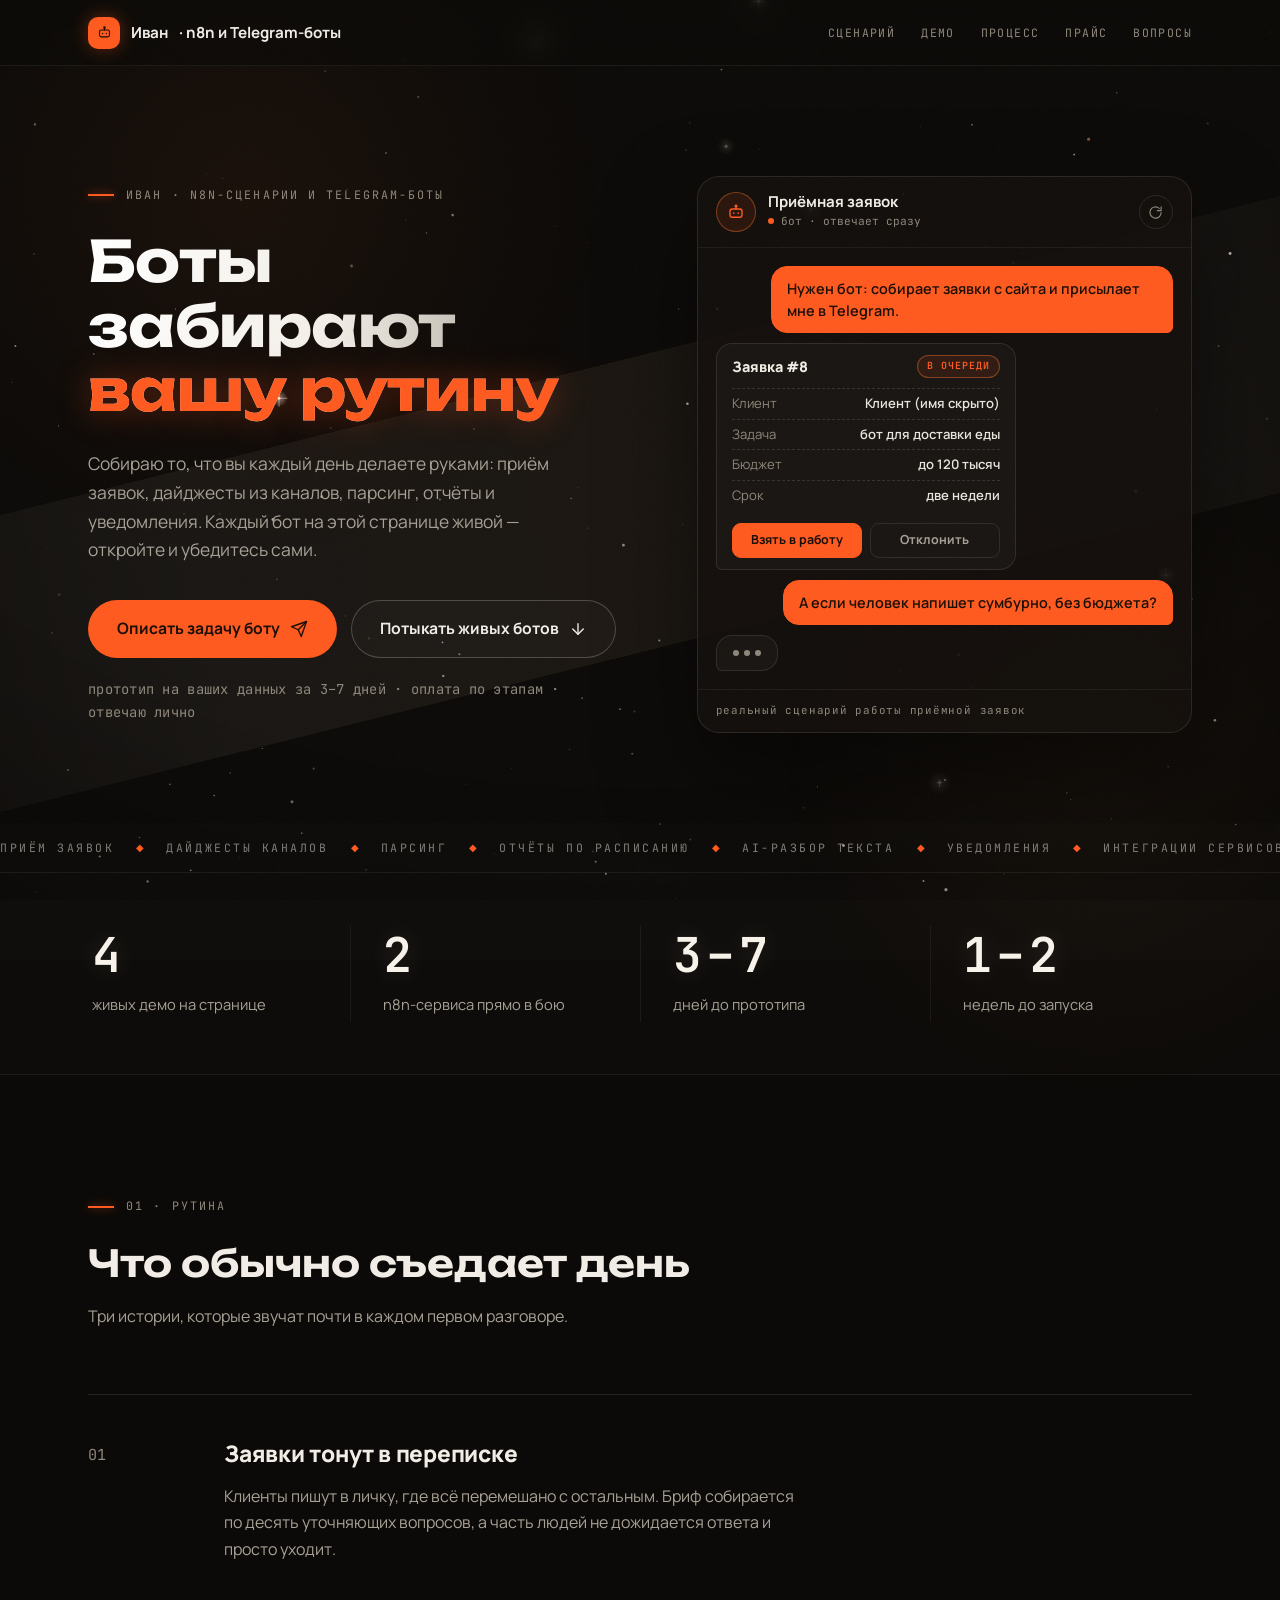
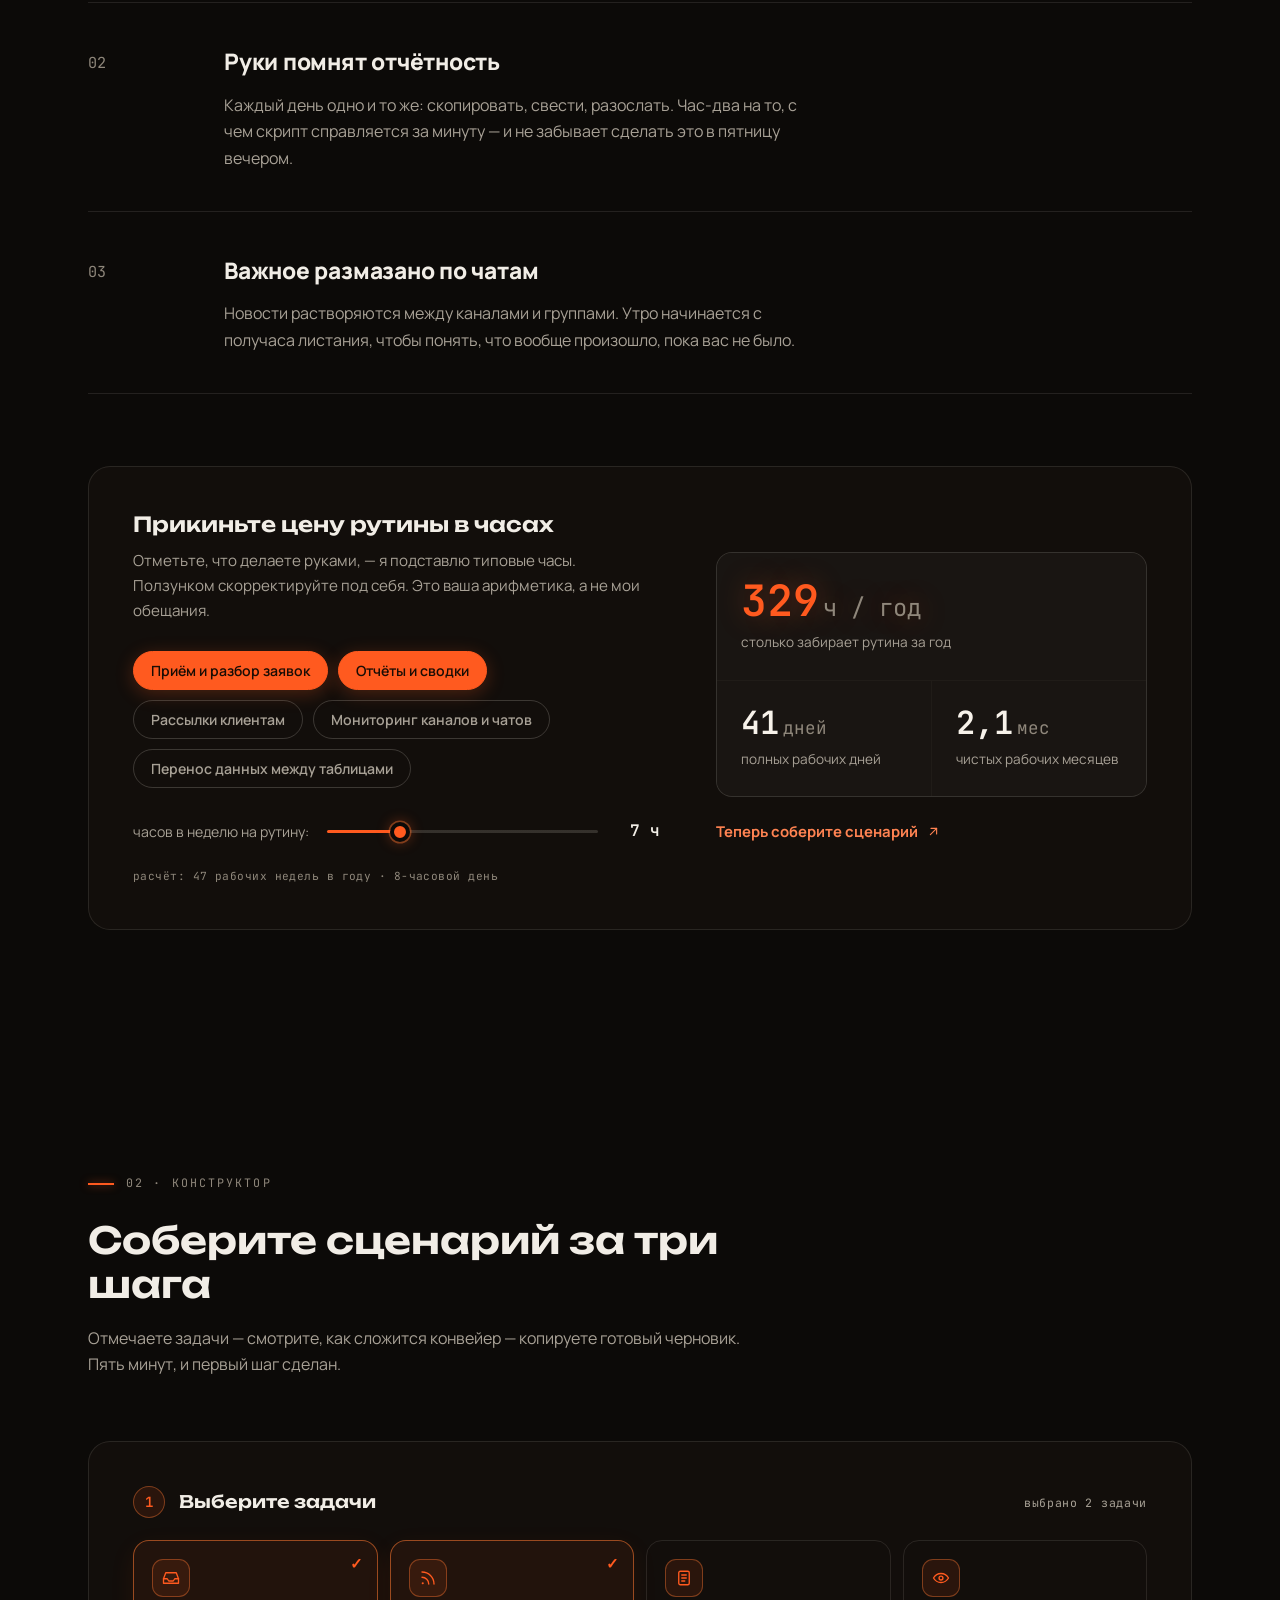
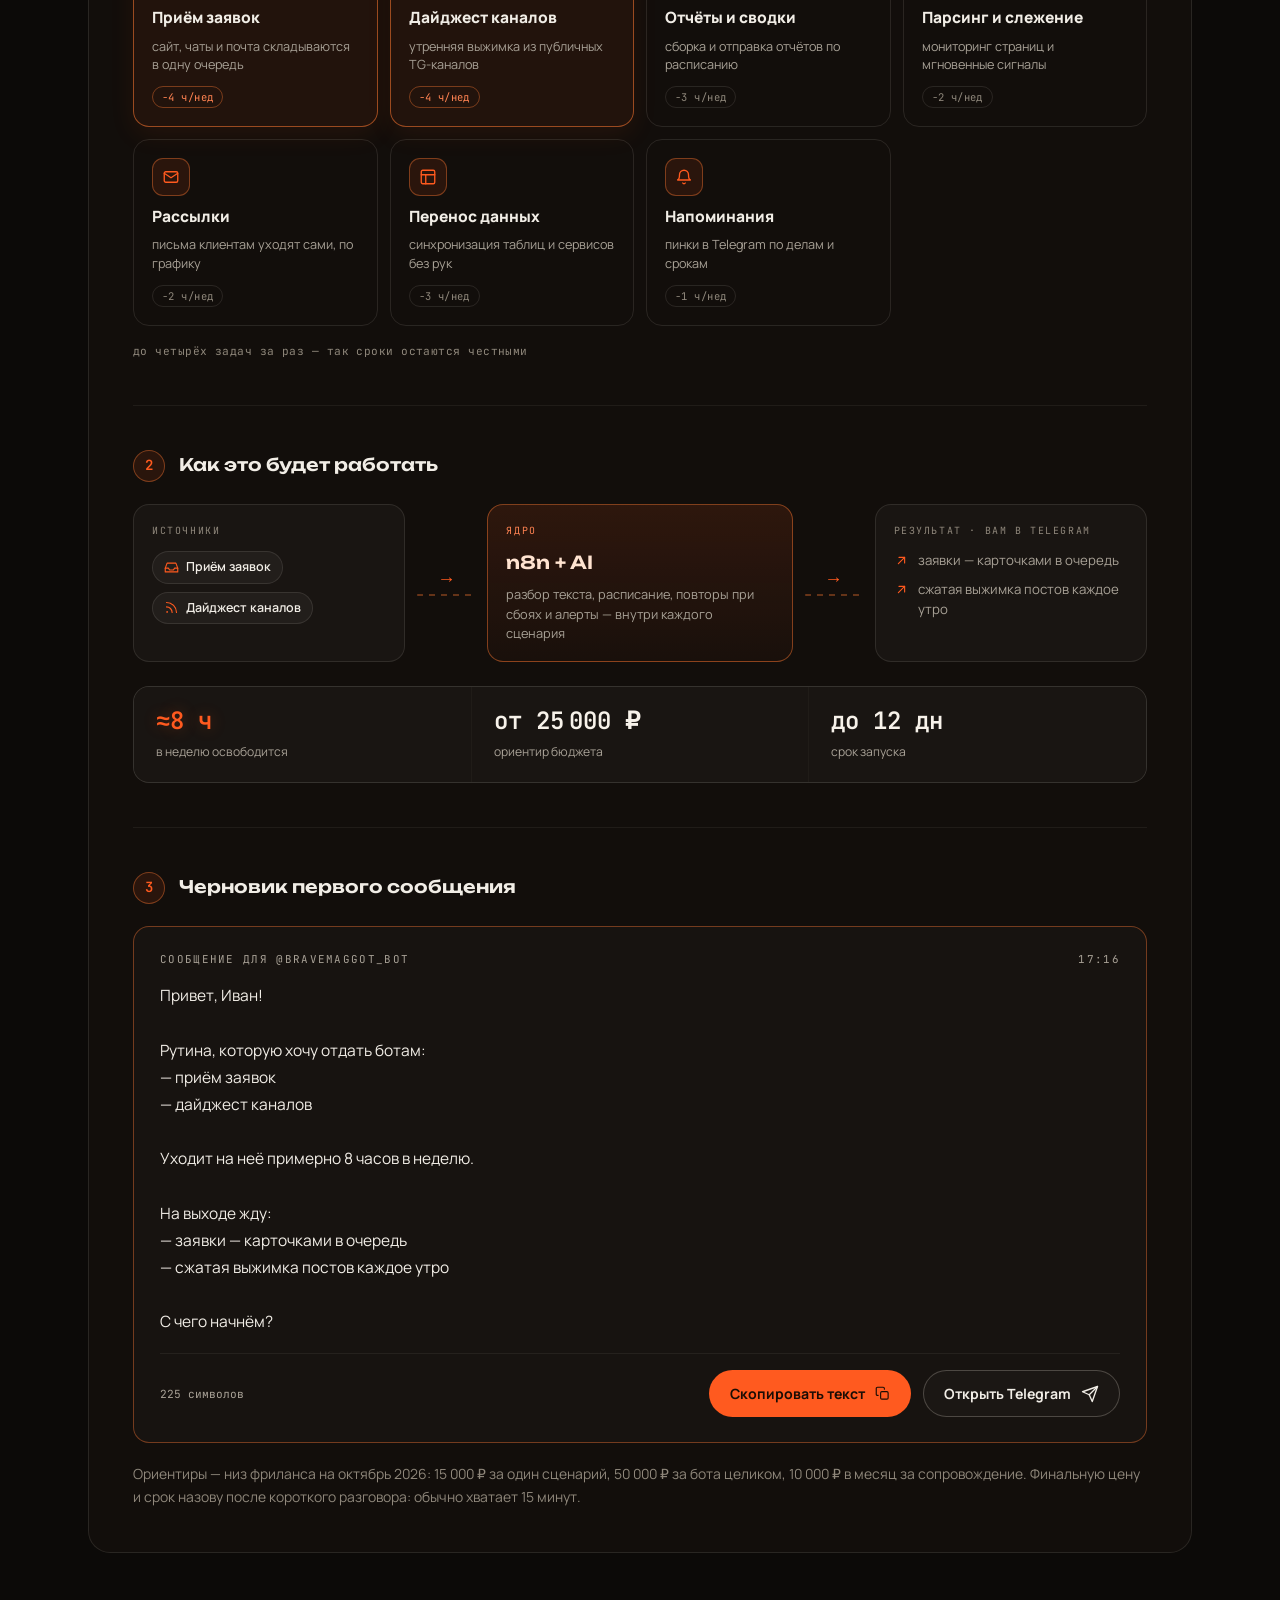
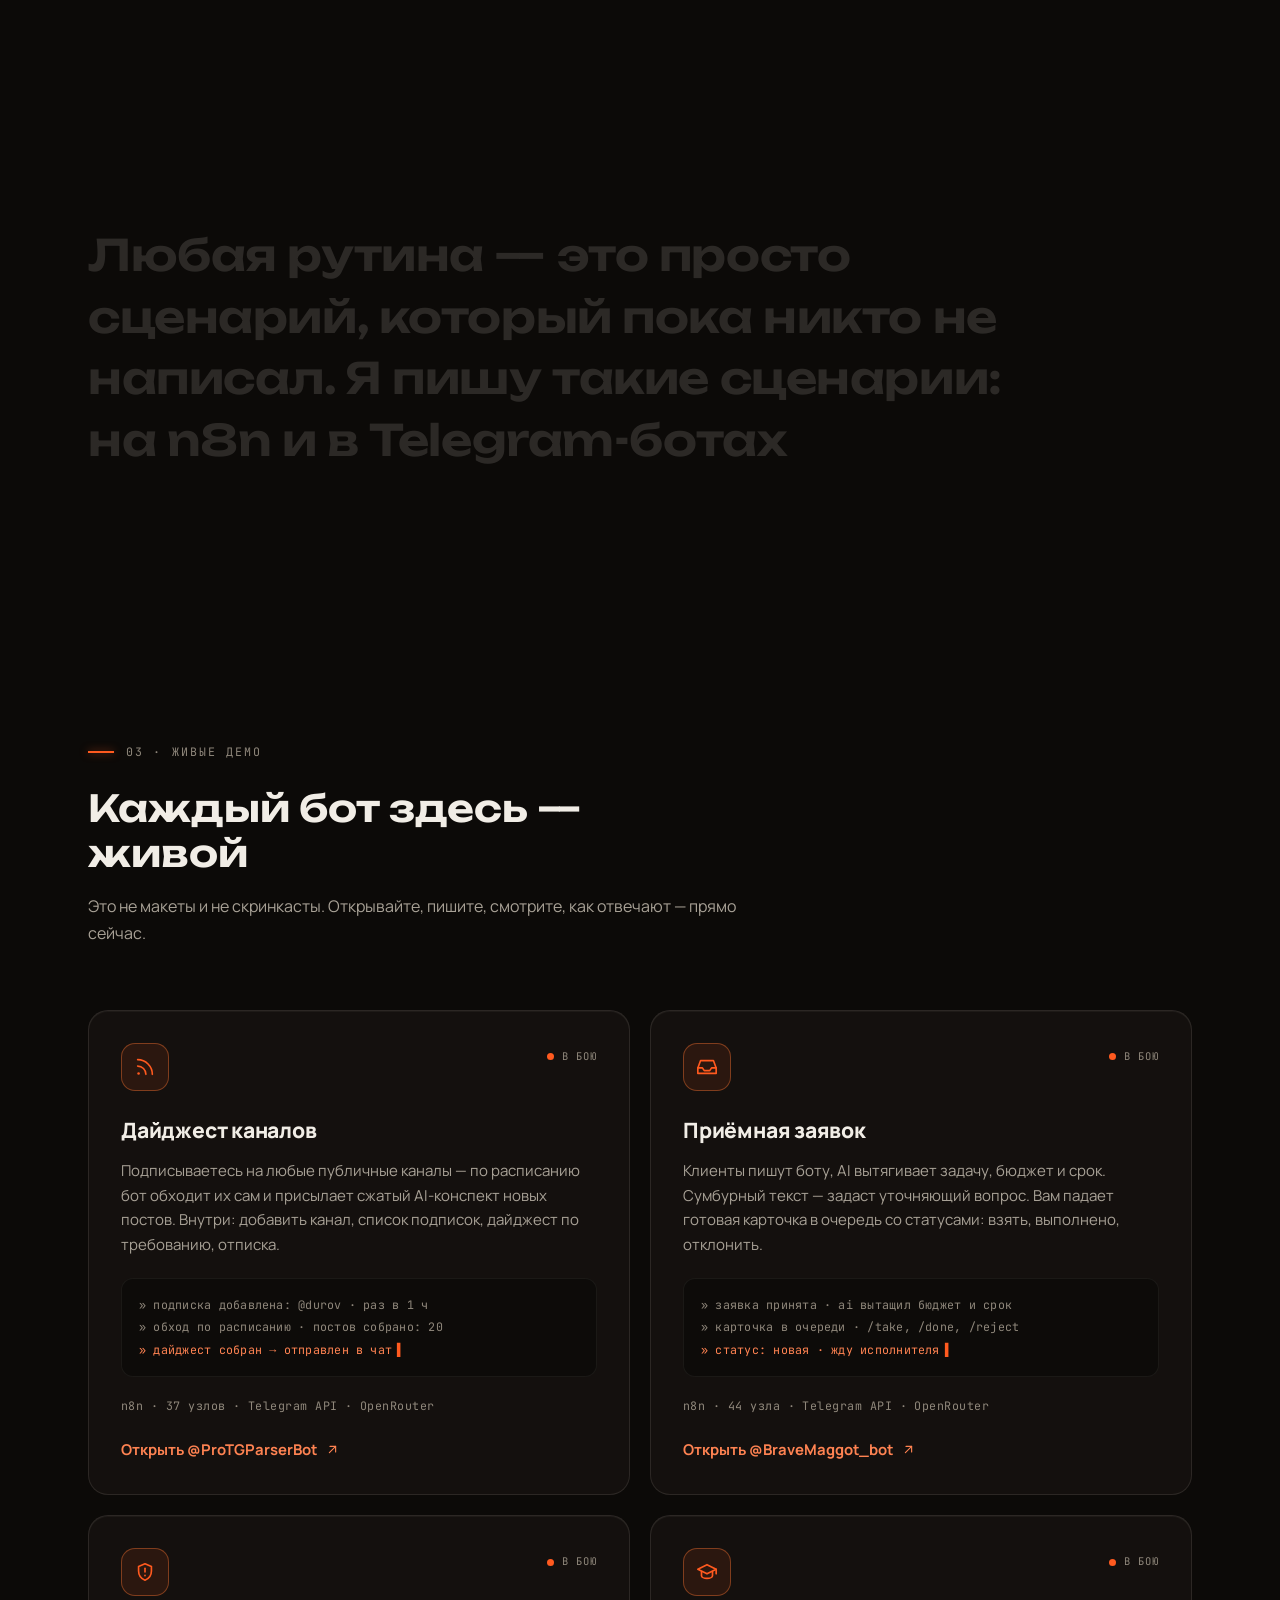
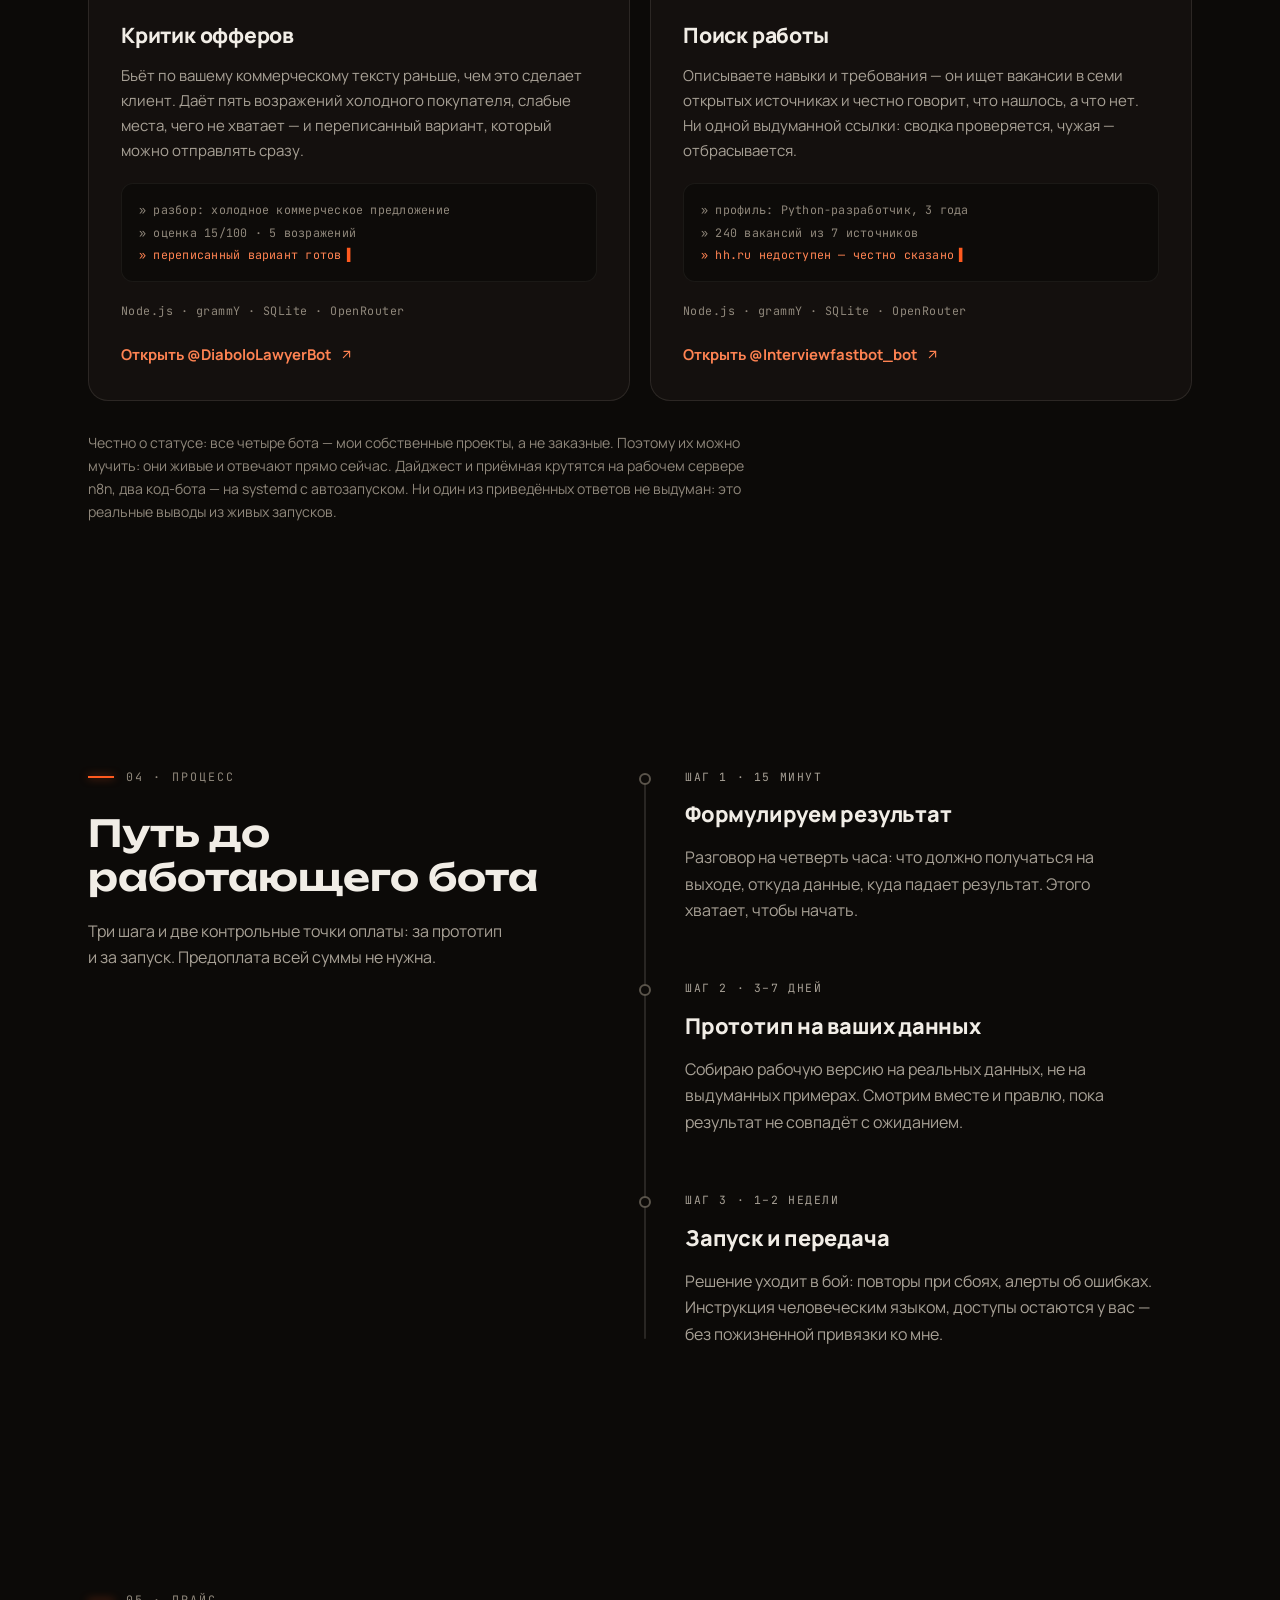
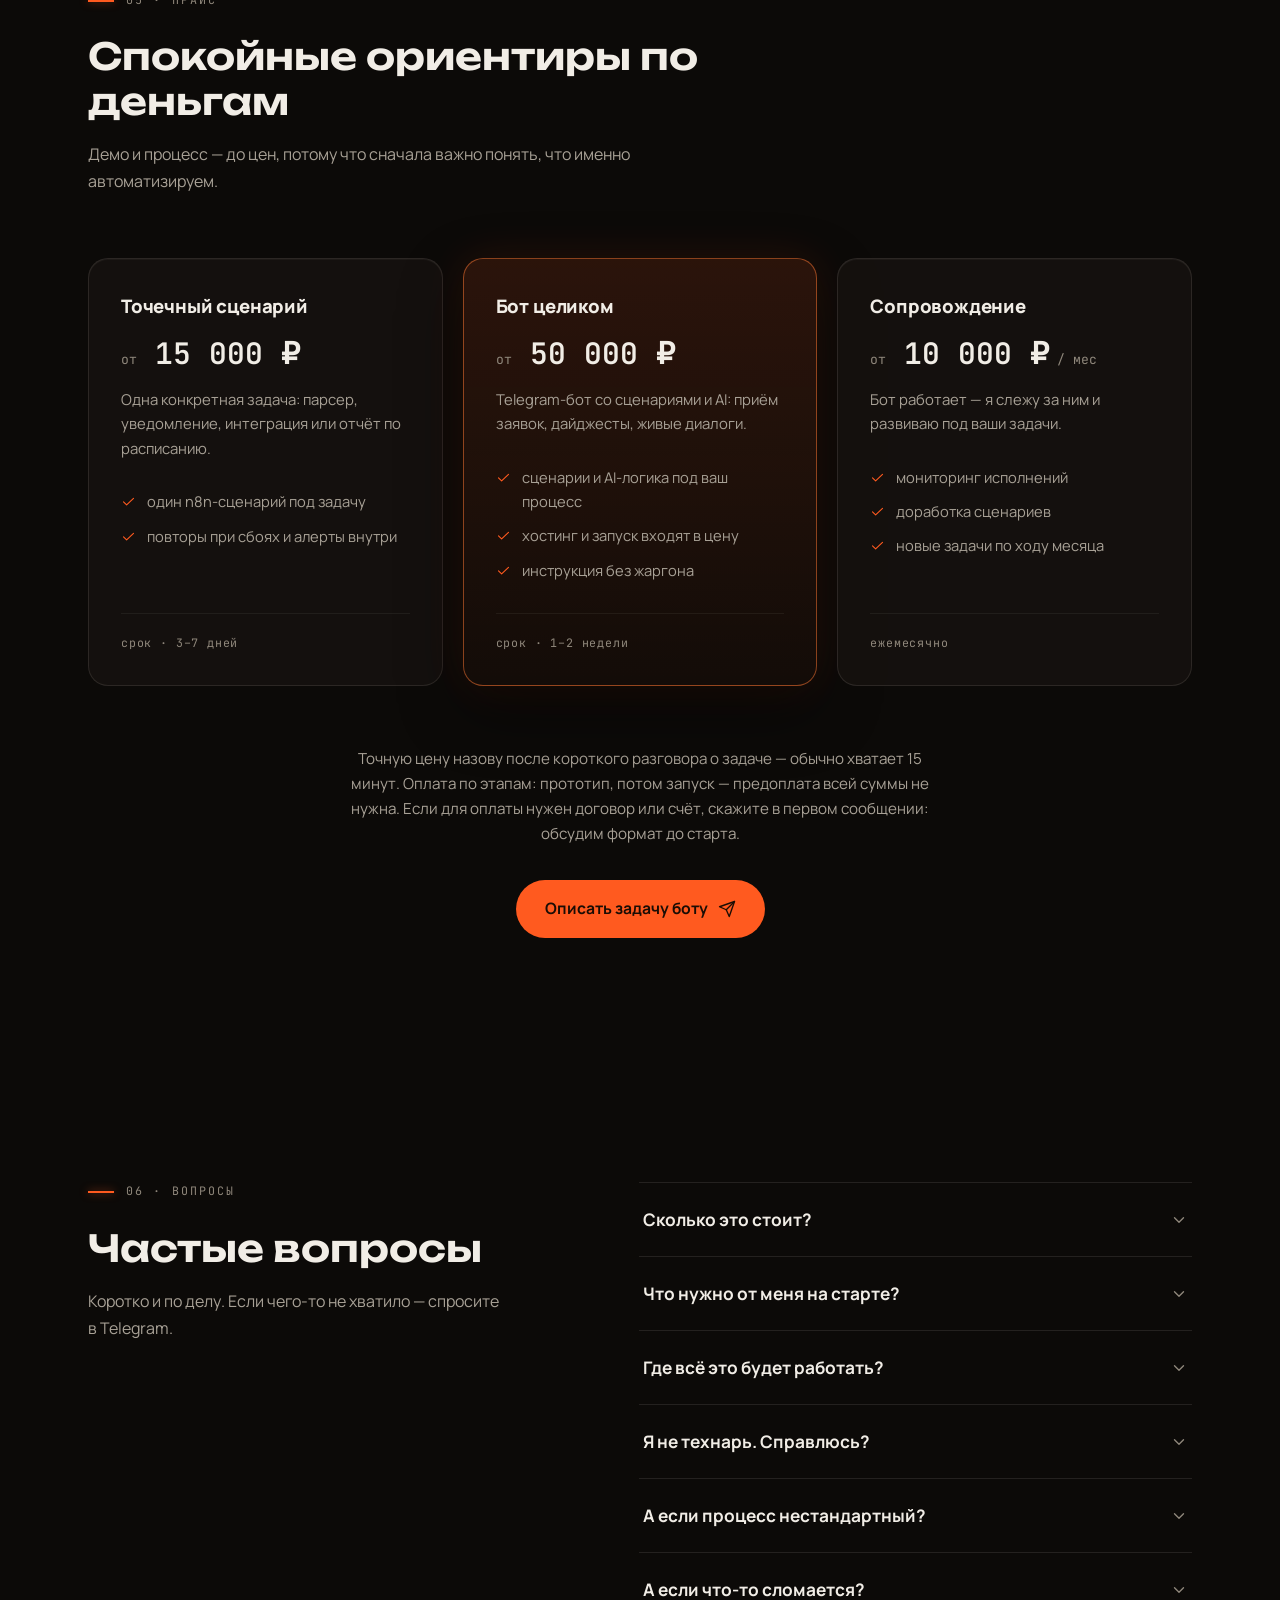
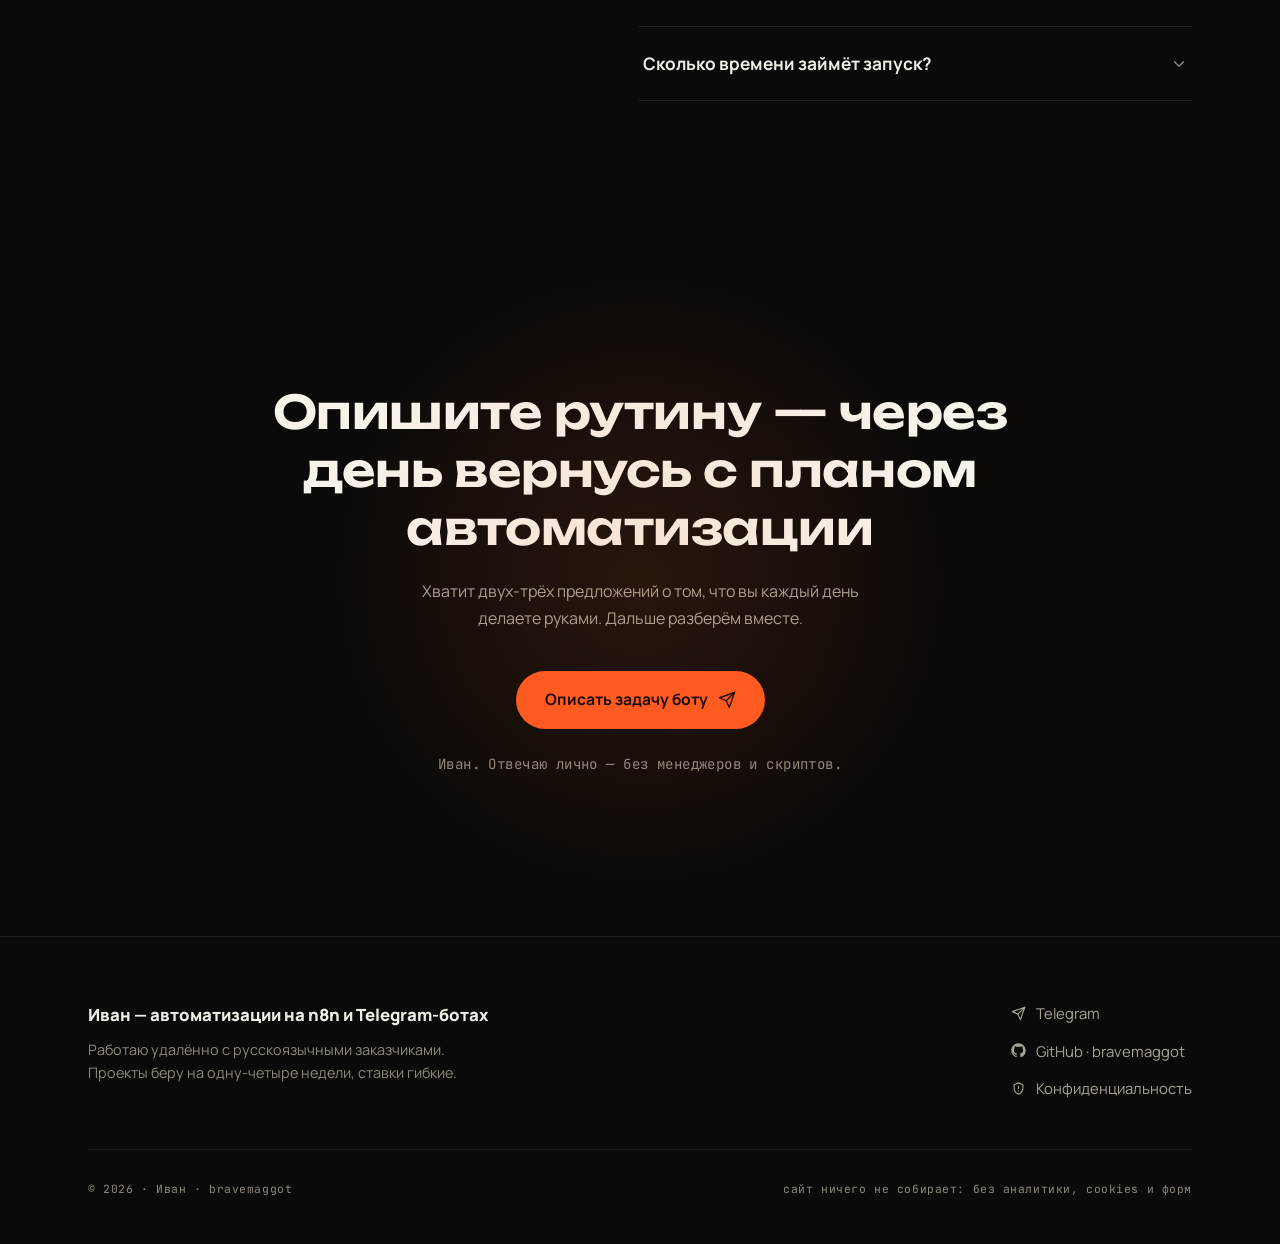
<file: index.html>
<!DOCTYPE html>
<html lang="ru">
<head>
<meta charset="UTF-8">
<meta name="viewport" content="width=device-width, initial-scale=1">
<title>Автоматизация на n8n и Telegram-ботах под задачу</title>
<meta name="description" content="Собираю Telegram-ботов и n8n-сценарии под вашу рутину: приём заявок, дайджесты каналов, парсинг, отчёты и уведомления. Прототип за 3–7 дней, запуск за 1–2 недели. Каждый бот на странице живой — можно открыть и проверить.">
<meta name="robots" content="index, follow">
<meta name="theme-color" content="#0c0a08">
<meta property="og:type" content="website">
<meta property="og:site_name" content="Автоматизации Ивана">
<meta property="og:locale" content="ru_RU">
<meta property="og:title" content="Автоматизация на n8n и Telegram-ботах под задачу">
<meta property="og:description" content="Рутину — ботам: заявки, дайджесты, парсинг, отчёты. Прототип за 3–7 дней, запуск за 1–2 недели. Каждый бот на странице живой.">
<link rel="canonical" href="https://bravemaggot.github.io/">
<meta property="og:url" content="https://bravemaggot.github.io/">
<meta property="og:image" content="https://bravemaggot.github.io/og.png">
<meta property="og:image:width" content="1200">
<meta property="og:image:height" content="630">
<meta property="og:image:alt" content="Лендинг автоматизаций: тёмное небо, оранжевый акцент, живые боты">
<meta name="twitter:card" content="summary_large_image">
<meta name="twitter:title" content="Автоматизация на n8n и Telegram-ботах под задачу">
<meta name="twitter:description" content="Рутину — ботам: заявки, дайджесты, парсинг, отчёты. Каждый бот на странице живой.">
<meta name="twitter:image" content="https://bravemaggot.github.io/og.png">
<link rel="icon" href="data:image/svg+xml,%3Csvg xmlns='http://www.w3.org/2000/svg' viewBox='0 0 32 32'%3E%3Crect width='32' height='32' rx='8' fill='%230c0a08'/%3E%3Cpath d='M16 5l2.4 8.6L27 16l-8.6 2.4L16 27l-2.4-8.6L5 16l8.6-2.4z' fill='%23ff5a1f'/%3E%3C/svg%3E">
<script>document.documentElement.classList.add('js');</script>
<link rel="preload" href="fonts/unbounded-cyrillic.woff2" as="font" type="font/woff2" crossorigin>
<link rel="preload" href="fonts/manrope-cyrillic.woff2" as="font" type="font/woff2" crossorigin>
<link rel="stylesheet" href="fonts/fonts.css">
<script type="application/ld+json">
{
  "@context": "https://schema.org",
  "@type": "Person",
  "name": "Иван",
  "alternateName": "bravemaggot",
  "jobTitle": "Разработчик автоматизаций на n8n и Telegram-ботов",
  "url": "https://github.com/bravemaggot",
  "sameAs": ["https://github.com/bravemaggot"],
  "knowsAbout": ["n8n", "Telegram bots", "Node.js", "grammY", "OpenRouter"]
}
</script>
<script type="application/ld+json">
{
  "@context": "https://schema.org",
  "@type": "FAQPage",
  "mainEntity": [
    {"@type":"Question","name":"Сколько это стоит?","acceptedAnswer":{"@type":"Answer","text":"Ориентиры: от 15 000 ₽ за одиночный сценарий, от 50 000 ₽ за бота целиком, от 10 000 ₽ в месяц за сопровождение. Точная цена появляется после короткого разговора о задаче — обычно хватает 15 минут."}},
    {"@type":"Question","name":"Что нужно от меня на старте?","acceptedAnswer":{"@type":"Answer","text":"Рассказать про процесс своими словами и показать, где живут данные: таблицы, каналы, почта, чаты. Техническую часть исполнитель берёт на себя."}},
    {"@type":"Question","name":"Где всё это будет работать?","acceptedAnswer":{"@type":"Answer","text":"На n8n: либо на вашем сервере, либо на сервере исполнителя, как договоритесь. Данные и ключи остаются у заказчика, исполнитель настраивает решение и передаёт доступ."}},
    {"@type":"Question","name":"Я не технарь. Справлюсь?","acceptedAnswer":{"@type":"Answer","text":"Да. От заказчика нужно описание задачи обычными словами, остальное — работа исполнителя. Инструкция пишется человеческим языком, без жаргона."}},
    {"@type":"Question","name":"А если процесс нестандартный?","acceptedAnswer":{"@type":"Answer","text":"Нестандартные процессы — основной случай. Сначала делается прототип на реальных данных заказчика: по нему сразу видно, что работает, а что стоит переделать."}},
    {"@type":"Question","name":"А если что-то сломается?","acceptedAnswer":{"@type":"Answer","text":"Повторы при сбоях и алерты об ошибках встроены в каждое решение. На сопровождении исполнитель замечает проблему и чинит её до того, как она заметна заказчику."}},
    {"@type":"Question","name":"Сколько времени займёт запуск?","acceptedAnswer":{"@type":"Answer","text":"Прототип — 3–7 дней. Боевой запуск с проверками — одна-две недели."}}
  ]
}
</script>
<style>
/* ================= база: ночное небо, звёзды, оранжевый акцент ================= */
:root{
  --bg:#0c0a08;
  --panel:rgba(22,18,15,.88);
  --panel-2:#191512;
  --line:rgba(255,244,230,.1);
  --line-soft:rgba(255,244,230,.06);
  --text:#f1ede6;
  --muted:#a8a196;
  --dim:#8f877b;
  --orange:#ff5a1f;
  --orange-text:#ff8352;
  --orange-soft:rgba(255,90,31,.1);
  --orange-line:rgba(255,120,50,.4);
  --ink:#1a0d05;
  --spring:cubic-bezier(.22,1,.36,1);
  --f-disp:'Unbounded',sans-serif;
  --f-body:'Manrope',sans-serif;
  --f-mono:'JetBrains Mono',monospace;
}
*{margin:0;padding:0;box-sizing:border-box}
html{scroll-behavior:smooth;scroll-padding-top:86px;
  scrollbar-color:#2b2620 #0c0a08;scrollbar-width:thin}
::-webkit-scrollbar{width:10px}
::-webkit-scrollbar-track{background:#0c0a08}
::-webkit-scrollbar-thumb{background:#2b2620;border-radius:8px;border:2px solid #0c0a08}
::-webkit-scrollbar-thumb:hover{background:#3a332b}
body{
  background:var(--bg);color:var(--text);
  font-family:var(--f-body);font-size:16px;line-height:1.65;
  -webkit-font-smoothing:antialiased;overflow-x:hidden;
}
body.lock{overflow:hidden}
::selection{background:var(--orange);color:var(--ink)}
a{color:var(--orange-text);text-decoration:none}
a:hover{text-decoration:underline;text-underline-offset:4px}
:focus-visible{outline:2px solid var(--orange);outline-offset:3px;border-radius:4px}
.wrap{max-width:1160px;margin:0 auto;padding:0 28px}
h1,h2,h3{font-weight:700}
.mono{font-family:var(--f-mono)}
.skip{position:absolute;left:-9999px;top:0;background:var(--orange);color:var(--ink);
  padding:10px 18px;border-radius:0 0 10px 0;z-index:400;font-weight:700}
.skip:focus{left:0}

/* зерно */
body::after{
  content:"";position:fixed;inset:-60px;z-index:210;pointer-events:none;opacity:.05;
  background-image:url("data:image/svg+xml;utf8,<svg xmlns='http://www.w3.org/2000/svg' width='180' height='180'><filter id='n'><feTurbulence type='fractalNoise' baseFrequency='0.85' numOctaves='2' stitchTiles='stitch'/></filter><rect width='180' height='180' filter='url(%23n)' opacity='0.6'/></svg>");
  animation:grain 9s steps(8) infinite;
}
@keyframes grain{
  0%,100%{transform:translate(0,0)}12.5%{transform:translate(-3%,2%)}25%{transform:translate(2%,-3%)}
  37.5%{transform:translate(-2%,-2%)}50%{transform:translate(3%,2%)}62.5%{transform:translate(-3%,1%)}
  75%{transform:translate(2%,3%)}87.5%{transform:translate(-1%,-3%)}
}

/* ================= слои неба ================= */
.neb{position:fixed;inset:0;z-index:0;pointer-events:none}
.neb i{position:absolute;border-radius:50%}
.neb .n1{top:-22%;left:-12%;width:62vw;height:62vw;
  background:radial-gradient(circle,rgba(255,120,50,.055),transparent 65%);
  animation:breath 26s ease-in-out infinite alternate}
.neb .n2{bottom:-26%;right:-14%;width:56vw;height:56vw;
  background:radial-gradient(circle,rgba(255,170,90,.04),transparent 65%);
  animation:breath 32s ease-in-out infinite alternate -14s}
@keyframes breath{from{transform:scale(1) translate(0,0)}to{transform:scale(1.12) translate(2vw,-2vh)}}
.mw{position:fixed;left:50%;top:40%;width:160vw;height:32vh;z-index:0;pointer-events:none;
  transform:translateX(-50%) rotate(-14deg);
  background:linear-gradient(90deg,transparent,rgba(255,240,225,.05) 28%,rgba(255,200,150,.06) 50%,rgba(255,240,225,.045) 72%,transparent)}
.vig{position:fixed;inset:0;z-index:0;pointer-events:none;
  background:radial-gradient(120% 95% at 50% 38%,transparent 52%,rgba(0,0,0,.42))}
#bg{position:fixed;inset:0;z-index:0;pointer-events:none}
main{position:relative;z-index:1}

/* ================= boot-экран ================= */
#boot{position:fixed;inset:0;z-index:300;background:#0b0908;display:grid;place-items:center;
  transition:opacity .5s ease,visibility .5s}
#boot.done{opacity:0;visibility:hidden}
.boot-in{font-family:var(--f-mono);font-size:.82rem;color:#7e766b;display:flex;flex-direction:column;gap:9px;letter-spacing:.03em}
.bline{opacity:0;transform:translateY(8px);transition:opacity .3s ease,transform .3s var(--spring)}
.bline.on{opacity:1;transform:none}
.bline b{color:var(--orange);font-weight:500}
html:not(.js) #boot{display:none}

/* ================= курсор ================= */
#cursor{position:fixed;top:0;left:0;width:36px;height:36px;border-radius:50%;
  border:1.5px solid rgba(255,140,70,.6);pointer-events:none;z-index:250;opacity:0;
  box-shadow:0 0 20px rgba(255,90,31,.22),inset 0 0 12px rgba(255,90,31,.08);
  transition:opacity .3s ease,background .25s,border-color .25s}
#cursor.vis{opacity:1}
#cursor.act{background:rgba(255,90,31,.1);border-color:var(--orange)}
@media (hover:none){#cursor{display:none}}

/* ================= прогресс-бар ================= */
#progress{position:fixed;top:0;left:0;right:0;height:3px;z-index:160;
  background:var(--orange);transform:scaleX(0);transform-origin:0 50%;
  box-shadow:0 0 12px rgba(255,90,31,.5)}

/* ================= шапка ================= */
.topbar{position:fixed;top:0;left:0;right:0;z-index:150;height:66px;
  background:rgba(12,10,8,.72);backdrop-filter:blur(14px);-webkit-backdrop-filter:blur(14px);
  border-bottom:1px solid var(--line-soft);transition:transform .5s var(--spring)}
.topbar.hide{transform:translateY(-103%)}
.topbar .wrap{height:100%;display:flex;align-items:center;justify-content:space-between;gap:20px}
.brand{display:flex;align-items:center;gap:11px;color:var(--text);font-weight:700;font-size:.95rem}
.brand:hover{text-decoration:none}
.brand .logo{width:32px;height:32px;border-radius:10px;background:var(--orange);
  display:grid;place-items:center;color:var(--ink);
  box-shadow:0 0 18px rgba(255,90,31,.35)}
.topnav{display:flex;gap:26px}
.topnav a{font-family:var(--f-mono);font-size:.72rem;letter-spacing:.12em;
  text-transform:uppercase;color:var(--dim);transition:color .25s}
.topnav a:hover{color:var(--text);text-decoration:none}
.mbtn{display:none;width:44px;height:44px;border-radius:12px;background:var(--panel-2);
  border:1px solid var(--line);cursor:pointer;flex-direction:column;
  align-items:center;justify-content:center;gap:5px}
.mbtn span{display:block;width:18px;height:2px;background:var(--text);border-radius:2px;
  transition:transform .4s var(--spring),opacity .3s}
body.nav-open .mbtn span:nth-child(1){transform:translateY(7px) rotate(45deg)}
body.nav-open .mbtn span:nth-child(2){opacity:0}
body.nav-open .mbtn span:nth-child(3){transform:translateY(-7px) rotate(-45deg)}

/* без JS: меню-кнопка мертва — показываем ссылки прямо в шапке */
@media (max-width:860px){
  html:not(.js) .topnav{display:flex;flex-wrap:wrap;gap:14px}
  html:not(.js) .mbtn{display:none}
  html:not(.js) .topbar{height:auto;padding:12px 0}
  html:not(.js) .topbar .wrap{flex-wrap:wrap}
}

/* мобильное меню */
.mnav{position:fixed;inset:0;z-index:140;background:rgba(10,8,7,.94);
  backdrop-filter:blur(18px);-webkit-backdrop-filter:blur(18px);
  display:flex;flex-direction:column;align-items:center;justify-content:center;gap:8px;
  opacity:0;pointer-events:none;transition:opacity .4s ease}
body.nav-open .mnav{opacity:1;pointer-events:auto}
.mnav a.mlink{font-family:var(--f-disp);font-size:1.3rem;color:var(--text);padding:11px;
  opacity:0;transform:translateY(16px);transition:opacity .4s ease,transform .5s var(--spring)}
.mnav a.mlink:hover{color:var(--orange-text);text-decoration:none}
body.nav-open .mnav a.mlink{opacity:1;transform:none}
.mnav a.mlink:nth-child(2){transition-delay:.04s}
.mnav a.mlink:nth-child(3){transition-delay:.08s}
.mnav a.mlink:nth-child(4){transition-delay:.12s}
.mnav a.mlink:nth-child(5){transition-delay:.16s}
.mnav .btn{margin-top:24px;opacity:0;transform:translateY(16px);
  transition:opacity .4s ease .22s,transform .5s var(--spring) .22s,background .25s}
body.nav-open .mnav .btn{opacity:1;transform:none}

/* ================= кнопки ================= */
.btn{display:inline-flex;align-items:center;justify-content:center;gap:10px;
  padding:15px 28px;border-radius:999px;font-weight:700;font-size:.98rem;cursor:pointer;
  border:1px solid transparent;font-family:var(--f-body);will-change:transform;
  transition:transform .45s var(--spring),background .25s,border-color .25s,color .25s,box-shadow .35s}
.btn-primary{background:var(--orange);color:var(--ink)}
.btn-primary:hover{background:#ff6c35;text-decoration:none;box-shadow:0 10px 34px rgba(255,90,31,.35)}
.btn-ghost{background:rgba(255,255,255,.02);color:var(--text);border-color:rgba(255,244,230,.22)}
.btn-ghost:hover{background:rgba(255,255,255,.06);border-color:rgba(255,244,230,.4);text-decoration:none}

/* ================= reveal: только opacity + сдвиг, без blur — текст всегда чёткий ================= */
.js .rv{opacity:0;transform:translateY(30px);
  transition:opacity .9s ease var(--d,0s),transform .9s var(--spring) var(--d,0s)}
.js .rv.in{opacity:1;transform:none}

/* ================= герой ================= */
.hero{padding:176px 0 90px}
.hero-grid{display:grid;grid-template-columns:1.04fr .96fr;gap:72px;align-items:center}
.kicker{font-family:var(--f-mono);font-size:.73rem;letter-spacing:.18em;
  text-transform:uppercase;color:var(--dim);margin-bottom:24px;
  display:flex;align-items:center;gap:12px}
.kicker::before{content:"";width:26px;height:2px;background:var(--orange);flex-shrink:0;
  box-shadow:0 0 8px rgba(255,90,31,.6)}
.hero h1{text-wrap:balance;font-family:var(--f-disp);font-weight:700;
  font-size:clamp(1.9rem,4.6vw,3.55rem);line-height:1.14;letter-spacing:-.01em;
  background:linear-gradient(94deg,#ffffff 0%,#f3efe8 45%,#8f877b 100%);
  -webkit-background-clip:text;background-clip:text;color:transparent;margin-bottom:26px}
.h1-acc{color:var(--orange);-webkit-text-fill-color:var(--orange);
  text-shadow:0 0 34px rgba(255,90,31,.35)}
.hero .lead{color:var(--muted);font-size:1.09rem;max-width:500px;margin-bottom:36px}
.btn-row{display:flex;gap:14px;flex-wrap:wrap;margin-bottom:20px}
.hero-note{color:var(--dim);font-size:.86rem;font-family:var(--f-mono);letter-spacing:.02em}

/* мини-чат */
.chat{background:rgba(20,16,13,.92);border:1px solid var(--line);border-radius:22px;overflow:hidden;
  box-shadow:0 40px 90px rgba(0,0,0,.5)}
.chat-head{display:flex;align-items:center;gap:12px;padding:15px 18px;border-bottom:1px solid var(--line-soft)}
.chat-ava{width:40px;height:40px;border-radius:50%;background:var(--orange-soft);
  border:1px solid var(--orange-line);display:grid;place-items:center;color:var(--orange);flex-shrink:0}
.chat-name{font-weight:700;font-size:.94rem;line-height:1.25;color:var(--text)}
.chat-sub{font-family:var(--f-mono);font-size:.7rem;color:var(--dim);display:flex;align-items:center;gap:7px}
.chat-sub .dot{width:6px;height:6px;border-radius:50%;background:var(--orange);
  animation:pulse 2.2s ease-in-out infinite}
.chat-replay{margin-left:auto;background:none;border:1px solid var(--line);color:var(--dim);
  width:34px;height:34px;border-radius:50%;display:grid;place-items:center;cursor:pointer;
  transition:color .25s,border-color .25s}
.chat-replay:hover{color:var(--text);border-color:rgba(255,244,230,.3)}
.chat-body{padding:18px;display:flex;flex-direction:column;gap:10px}
.bubble{max-width:88%;padding:11px 15px;border-radius:16px;font-size:.9rem;line-height:1.5;
  opacity:0;transform:translateY(12px);transition:opacity .45s ease,transform .45s var(--spring)}
.bubble.show{opacity:1;transform:none}
.bubble.bot{align-self:flex-start;background:var(--panel-2);border:1px solid var(--line);
  border-bottom-left-radius:6px;color:#e9e5de}
.bubble.client{align-self:flex-end;background:var(--orange);border:1px solid var(--orange);
  border-bottom-right-radius:6px;color:var(--ink);font-weight:600}
.bubble.typing{display:flex;gap:5px;padding:14px 16px}
.bubble.typing span{width:6px;height:6px;border-radius:50%;background:var(--dim);
  animation:tdot 1s ease-in-out infinite}
.bubble.typing span:nth-child(2){animation-delay:.15s}
.bubble.typing span:nth-child(3){animation-delay:.3s}
@keyframes tdot{0%,100%{transform:translateY(0);opacity:.4}50%{transform:translateY(-4px);opacity:1}}
.cardmsg{min-width:min(300px,100%)}
.cardmsg-top{display:flex;align-items:center;justify-content:space-between;gap:12px;
  font-weight:800;font-size:.9rem;margin-bottom:10px;color:var(--text)}
.cardmsg-top .tag{font-family:var(--f-mono);font-size:.62rem;letter-spacing:.1em;
  text-transform:uppercase;color:var(--orange);background:var(--orange-soft);
  border:1px solid var(--orange-line);padding:3px 9px;border-radius:999px}
.crow{display:flex;justify-content:space-between;gap:14px;font-size:.82rem;
  padding:5px 0;border-top:1px dashed rgba(255,244,230,.13)}
.crow span{color:var(--dim)}
.crow b{font-weight:600;text-align:right;color:#e9e5de}
.cardmsg-btns{display:flex;gap:8px;margin-top:12px}
.cardmsg-btns span{flex:1;text-align:center;font-size:.78rem;font-weight:700;
  padding:7px 0;border-radius:9px;border:1px solid var(--line);color:var(--muted)}
.cardmsg-btns span:first-child{background:var(--orange);border-color:var(--orange);color:var(--ink)}
.chat-note{padding:12px 18px;border-top:1px solid var(--line-soft);
  font-family:var(--f-mono);font-size:.68rem;color:var(--dim);letter-spacing:.07em}

/* ================= полоса: бегущая строка + показатели ================= */
.band{border-bottom:1px solid var(--line-soft);background:rgba(255,244,230,.012)}
.ticker{overflow:hidden;border-bottom:1px solid var(--line-soft);padding:15px 0}
.ticker-track{display:flex;width:max-content;animation:tick 30s linear infinite}
.ticker:hover .ticker-track{animation-play-state:paused}
.ticker-group{display:flex;align-items:center;gap:0;padding-right:24px}
.ticker-group span{font-family:var(--f-mono);font-size:.72rem;letter-spacing:.22em;
  text-transform:uppercase;color:rgba(241,237,230,.5);white-space:nowrap}
.ticker-group i{font-style:normal;color:var(--orange);margin:0 22px;font-size:.6rem}
@keyframes tick{to{transform:translateX(-50%)}}
.stats-grid{display:grid;grid-template-columns:repeat(4,1fr);padding:52px 0}
.stat{padding:6px 32px}
.stat + .stat{border-left:1px solid var(--line-soft)}
.stat-num{display:flex;align-items:flex-start;font-family:var(--f-mono);
  font-weight:600;font-size:clamp(2.1rem,3.8vw,3rem);line-height:1;color:#f7f2ea;
  text-shadow:0 0 26px rgba(255,244,230,.14)}
.stat-label{color:var(--muted);font-size:.92rem;margin-top:13px}

/* ================= секции ================= */
.sec{padding:122px 0}
.sec-head{max-width:660px;margin-bottom:64px}
.sec-head h2{font-family:var(--f-disp);font-weight:600;font-size:clamp(1.55rem,2.9vw,2.35rem);
  line-height:1.2;margin-bottom:18px;color:var(--text)}
.sec-head .lead{color:var(--muted)}

/* проблема */
.prob{display:grid;grid-template-columns:110px 1fr;gap:26px;padding:40px 0;border-top:1px solid var(--line)}
.prob:last-of-type{border-bottom:1px solid var(--line)}
.prob-num{font-family:var(--f-mono);color:var(--dim);font-size:.95rem;padding-top:7px;transition:color .3s}
.prob:hover .prob-num{color:var(--orange)}
.prob h3{font-size:1.42rem;font-weight:800;margin-bottom:11px;letter-spacing:-.01em;color:var(--text)}
.prob p{color:var(--muted);max-width:580px}

/* калькулятор рутины */
.calc{margin-top:72px;background:rgba(20,16,13,.82);border:1px solid var(--line);border-radius:22px;
  padding:44px;display:grid;grid-template-columns:1.1fr .9fr;gap:56px;align-items:center;
  backdrop-filter:blur(10px);-webkit-backdrop-filter:blur(10px)}
.calc h3{font-family:var(--f-disp);font-weight:600;font-size:1.3rem;line-height:1.3;margin-bottom:10px}
.calc .cl{color:var(--muted);font-size:.95rem;margin-bottom:28px}
.chips{display:flex;flex-wrap:wrap;gap:10px;margin-bottom:30px}
.chip{font-family:var(--f-body);font-size:.88rem;font-weight:600;color:var(--muted);
  background:transparent;border:1px solid rgba(255,244,230,.18);border-radius:999px;padding:9px 17px;
  cursor:pointer;transition:all .3s var(--spring)}
.chip:hover{border-color:rgba(255,244,230,.4);color:var(--text)}
.chip:active{transform:scale(.97)}
.chip.on,.chip[aria-pressed="true"]{background:var(--orange);border-color:var(--orange);color:var(--ink);
  box-shadow:0 4px 18px rgba(255,90,31,.25)}
.range-row{display:flex;align-items:center;gap:18px}
.range-row label{font-size:.88rem;color:var(--muted);white-space:nowrap}
input[type=range]{-webkit-appearance:none;appearance:none;width:100%;height:3px;border-radius:3px;
  background:linear-gradient(to right,var(--orange) var(--fill,30%),rgba(255,244,230,.15) var(--fill,30%));
  outline:none;cursor:pointer}
input[type=range]:focus-visible{outline:2px solid var(--orange);outline-offset:8px}
input[type=range]::-webkit-slider-thumb{-webkit-appearance:none;width:20px;height:20px;border-radius:50%;
  background:var(--orange);border:4px solid var(--bg);box-shadow:0 0 0 1.5px var(--orange-line),0 0 14px rgba(255,90,31,.4);cursor:grab}
input[type=range]:active::-webkit-slider-thumb{cursor:grabbing}
input[type=range]::-moz-range-thumb{width:14px;height:14px;border-radius:50%;background:var(--orange);
  border:3px solid var(--bg);box-shadow:0 0 0 1.5px var(--orange-line),0 0 14px rgba(255,90,31,.4);cursor:grab}
.calc-note{margin-top:22px;font-family:var(--f-mono);font-size:.7rem;color:var(--dim);letter-spacing:.04em}
.calc-out{display:grid;grid-template-columns:1fr 1fr;gap:1px;background:var(--line-soft);
  border:1px solid var(--line);border-radius:16px;overflow:hidden}
.co{background:var(--panel-2);padding:26px 24px}
.co:first-child{grid-column:1/-1}
.co-num{font-family:var(--f-mono);font-weight:600;font-size:2rem;line-height:1;color:#f7f2ea}
.co:first-child .co-num{font-size:2.7rem;color:var(--orange);text-shadow:0 0 28px rgba(255,90,31,.35)}
.co-num small{font-size:.55em;color:var(--dim);font-weight:400;margin-left:4px}
.co-label{color:var(--muted);font-size:.85rem;margin-top:9px}
.calc-cta{margin-top:22px;display:inline-flex;align-items:center;gap:8px;font-weight:700;font-size:.93rem;color:var(--orange-text)}

/* ================================================================
   КОНСТРУКТОР СЦЕНАРИЯ — мастер из трёх шагов, только HTML:
   ничего не может вылезти за поля, текст переносится сам
   ================================================================ */
.builder{background:rgba(20,16,13,.82);border:1px solid var(--line);border-radius:22px;
  padding:44px;backdrop-filter:blur(10px);-webkit-backdrop-filter:blur(10px)}
.b-step + .b-step{margin-top:44px;padding-top:44px;border-top:1px solid var(--line-soft)}
.b-step-head{display:flex;align-items:center;gap:14px;flex-wrap:wrap;margin-bottom:22px}
.b-step-num{width:32px;height:32px;border-radius:50%;background:var(--orange-soft);
  border:1px solid var(--orange-line);color:var(--orange);font-family:var(--f-mono);
  font-size:.88rem;font-weight:600;display:grid;place-items:center;flex-shrink:0}
.b-step-head h3{font-family:var(--f-disp);font-weight:600;font-size:1.08rem;margin:0;color:var(--text)}
.b-counter{margin-left:auto;font-family:var(--f-mono);font-size:.72rem;letter-spacing:.06em;color:var(--muted)}
.b-hint{font-family:var(--f-mono);font-size:.7rem;color:var(--dim);letter-spacing:.04em;margin-top:16px}

/* шаг 1: карточки задач */
.task-grid{display:grid;grid-template-columns:repeat(auto-fill,minmax(200px,1fr));gap:12px}
.task{display:flex;flex-direction:column;align-items:flex-start;gap:10px;text-align:left;
  background:transparent;border:1px solid var(--line);border-radius:16px;padding:18px;
  cursor:pointer;position:relative;font-family:var(--f-body);
  transition:border-color .3s,background .3s,transform .35s var(--spring),box-shadow .3s}
.task:hover{border-color:rgba(255,244,230,.3);transform:translateY(-2px)}
.task:active{transform:scale(.98)}
.task .t-ic{width:38px;height:38px;border-radius:11px;background:var(--orange-soft);
  border:1px solid var(--orange-line);display:grid;place-items:center;color:var(--orange);flex-shrink:0}
.task .t-name{font-weight:800;font-size:.97rem;line-height:1.3;color:var(--text)}
.task .t-sub{font-size:.79rem;line-height:1.45;color:var(--muted)}
.task .t-badge{font-family:var(--f-mono);font-size:.66rem;letter-spacing:.04em;color:var(--dim);
  border:1px solid var(--line);padding:3px 9px;border-radius:999px;margin-top:2px}
.task.on{border-color:rgba(255,120,50,.55);background:rgba(255,90,31,.07);
  box-shadow:0 8px 26px rgba(255,90,31,.08)}
.task.on::after{content:"✓";position:absolute;top:12px;right:14px;color:var(--orange);
  font-weight:800;font-size:.95rem}
.task.on .t-badge{color:var(--orange-text);border-color:var(--orange-line)}

/* шаг 2: конвейер источники → ядро → результат */
.pipe{display:grid;grid-template-columns:1fr auto 1.12fr auto 1fr;gap:12px;align-items:stretch}
.p-stage{border:1px solid var(--line);border-radius:16px;background:var(--panel-2);
  padding:18px;display:flex;flex-direction:column;gap:12px;min-width:0}
.p-hub{background:linear-gradient(180deg,rgba(255,90,31,.12),rgba(255,90,31,.03));
  border-color:rgba(255,120,50,.45)}
.p-tag{font-family:var(--f-mono);font-size:.62rem;letter-spacing:.16em;text-transform:uppercase;color:var(--dim)}
.p-hub .p-tag{color:var(--orange-text)}
.p-hub-title{font-family:var(--f-disp);font-weight:600;font-size:1.12rem;line-height:1.25;color:#ffe3d0}
.p-hub-sub{font-size:.8rem;line-height:1.5;color:var(--muted)}
.p-pills,.p-list{list-style:none}
.p-pills{display:flex;flex-wrap:wrap;gap:8px}
.p-pill{display:inline-flex;align-items:center;gap:7px;font-size:.78rem;font-weight:600;
  color:var(--text);background:rgba(255,255,255,.04);border:1px solid var(--line);
  padding:5px 11px;border-radius:999px;max-width:100%}
.p-pill svg{color:var(--orange)}
.p-list{display:flex;flex-direction:column;gap:9px}
.p-out-item{display:flex;gap:9px;font-size:.83rem;line-height:1.5;color:var(--muted)}
.p-out-item svg{color:var(--orange);margin-top:2px}
.p-empty{font-size:.82rem;color:var(--dim)}
.p-link{display:flex;flex-direction:column;align-items:center;justify-content:center;gap:7px;min-width:58px}
.p-arrow{color:var(--orange);font-size:1.15rem;line-height:1}
.p-wire{width:100%;height:2px;border-radius:2px;position:relative;overflow:hidden;
  background:repeating-linear-gradient(90deg,rgba(255,120,50,.35) 0 6px,transparent 6px 12px)}
.p-wire::after{content:"";position:absolute;top:50%;left:-10px;width:6px;height:6px;margin-top:-3px;
  border-radius:50%;background:var(--orange);box-shadow:0 0 10px rgba(255,90,31,.9);
  animation:wire 1.7s linear infinite}
@keyframes wire{to{left:calc(100% + 4px)}}
.pipe > .p-link:nth-child(4) .p-wire::after{animation-delay:-.85s}

/* метрики под конвейером */
.b-metrics{margin-top:24px;display:grid;grid-template-columns:repeat(3,1fr);gap:1px;
  background:var(--line-soft);border:1px solid var(--line);border-radius:16px;overflow:hidden}
.b-m{background:var(--panel-2);padding:20px 22px}
.b-m-num{font-family:var(--f-mono);font-weight:600;font-size:clamp(1.15rem,2.6vw,1.5rem);
  line-height:1.15;color:#f7f2ea}
.b-m:first-child .b-m-num{color:var(--orange);text-shadow:0 0 16px rgba(255,90,31,.3)}
.b-m-label{font-size:.76rem;color:var(--muted);margin-top:7px}

/* шаг 3: черновик — тёмная карточка, светлый текст, контраст ~13:1 */
.draft{background:#171310;border:1px solid var(--orange-line);border-radius:16px;padding:24px 26px}
.draft-head{display:flex;justify-content:space-between;align-items:baseline;gap:14px;
  margin-bottom:14px;font-family:var(--f-mono);font-size:.68rem;letter-spacing:.12em;
  text-transform:uppercase;color:var(--muted)}
.draft-text{font-size:.97rem;line-height:1.75;color:var(--text);white-space:pre-wrap;
  overflow-wrap:break-word}
.draft-foot{display:flex;justify-content:space-between;align-items:center;gap:14px;flex-wrap:wrap;
  margin-top:18px;padding-top:16px;border-top:1px solid var(--line-soft)}
.draft-count{font-family:var(--f-mono);font-size:.7rem;color:var(--muted)}
.draft-actions{display:flex;gap:12px;flex-wrap:wrap}
.draft-actions .btn{padding:11px 20px;font-size:.88rem}
.b-note{margin-top:20px;font-size:.87rem;color:var(--dim)}

/* ================= манифест: проявление только цветом, без blur ================= */
.manifesto{padding:150px 0}
.manifesto-text{font-family:var(--f-disp);font-weight:600;
  font-size:clamp(1.45rem,3.4vw,2.7rem);line-height:1.42;letter-spacing:-.01em;max-width:960px}
.js .mword{color:rgba(241,237,230,.14);transition:color .5s ease}
.js .mword.on{color:#f1ede6}
.js .mword.macc.on{color:var(--orange);text-shadow:0 0 26px rgba(255,90,31,.3)}

/* ================= демо ================= */
.demo-grid{display:grid;grid-template-columns:1fr 1fr;gap:20px}
.card{background:var(--panel);border:1px solid var(--line);border-radius:20px;padding:32px;
  position:relative;transform-style:preserve-3d;
  box-shadow:inset 0 1px 0 rgba(255,255,255,.045);
  transform:perspective(950px) rotateX(var(--rx,0deg)) rotateY(var(--ry,0deg)) translateY(var(--lift,0px));
  transition:transform .45s var(--spring),box-shadow .45s,border-color .45s}
.card:hover{--lift:-6px;box-shadow:inset 0 1px 0 rgba(255,255,255,.06),0 26px 60px rgba(0,0,0,.55);
  border-color:rgba(255,244,230,.18)}
[data-tilt]::after{content:"";position:absolute;inset:0;border-radius:inherit;pointer-events:none;
  background:radial-gradient(420px circle at var(--gx,50%) var(--gy,50%),rgba(255,220,180,.06),transparent 55%);
  opacity:0;transition:opacity .4s}
[data-tilt]:hover::after{opacity:1}
.demo-top{display:flex;align-items:flex-start;justify-content:space-between;gap:14px;margin-bottom:22px}
.icon-box{width:48px;height:48px;border-radius:14px;background:var(--orange-soft);
  border:1px solid var(--orange-line);display:grid;place-items:center;color:var(--orange);flex-shrink:0}
.st{font-family:var(--f-mono);font-size:.66rem;letter-spacing:.1em;text-transform:uppercase;
  color:var(--dim);display:inline-flex;align-items:center;gap:8px;white-space:nowrap;padding-top:5px}
.st .dot{width:7px;height:7px;border-radius:50%}
.st-live .dot{background:var(--orange);animation:pulse 2.2s ease-in-out infinite}
.st-soon .dot{background:#5a544b}
@keyframes pulse{0%,100%{box-shadow:0 0 0 0 rgba(255,90,31,.4)}50%{box-shadow:0 0 0 7px rgba(255,90,31,0)}}
.demo h3{font-size:1.32rem;font-weight:800;margin-bottom:11px;letter-spacing:-.01em}
.demo p{color:var(--muted);font-size:.94rem;margin-bottom:20px}
.console{background:#0d0b09;border:1px solid var(--line-soft);border-radius:12px;
  padding:15px 17px;margin-bottom:20px;min-height:96px}
.cline{font-family:var(--f-mono);font-size:.73rem;line-height:1.9;color:var(--dim);letter-spacing:.02em;
  opacity:0;transform:translateX(-8px);transition:opacity .35s ease,transform .35s var(--spring)}
.cline.show{opacity:1;transform:none}
.cline.hot{color:#ff8352}
.cline.show:last-child::after{content:"▍";margin-left:5px;color:var(--orange);animation:blink 1.1s steps(1) infinite}
@keyframes blink{50%{opacity:0}}
.demo-tech{font-family:var(--f-mono);font-size:.73rem;color:var(--dim);margin-bottom:20px;letter-spacing:.04em}
.demo-link{display:inline-flex;align-items:center;gap:8px;font-weight:700;font-size:.93rem}
.demo-link .ic{transition:transform .35s var(--spring)}
.demo-link:hover .ic{transform:translate(3px,-3px)}
.demo-soon{display:inline-flex;align-items:center;gap:8px;font-weight:600;font-size:.93rem;color:var(--dim)}
.demo-foot{margin-top:30px;color:var(--dim);font-size:.88rem;max-width:680px}

/* ================= этапы ================= */
.split{display:grid;grid-template-columns:.92fr 1.08fr;gap:80px;align-items:start}
.split-left{position:sticky;top:110px}
.split-left h2{font-family:var(--f-disp);font-weight:600;font-size:clamp(1.55rem,2.9vw,2.35rem);
  line-height:1.2;margin-bottom:18px}
.split-left .lead{color:var(--muted);max-width:420px}
.steps{position:relative}
.track{position:absolute;left:5px;top:8px;bottom:8px;width:2px;background:rgba(255,244,230,.12);border-radius:2px}
.track-fill{position:absolute;left:0;top:0;width:2px;height:0;background:var(--orange);
  border-radius:2px;box-shadow:0 0 14px rgba(255,90,31,.55);transition:height .1s linear}
.step{position:relative;padding:0 0 56px 46px}
.step:last-child{padding-bottom:0}
.step-dot{position:absolute;left:0;top:5px;width:12px;height:12px;border-radius:50%;
  background:var(--bg);border:2px solid #5a544b;transition:all .4s ease}
.step.lit .step-dot{border-color:var(--orange);background:var(--orange);
  box-shadow:0 0 18px rgba(255,90,31,.6)}
.step-meta{font-family:var(--f-mono);font-size:.71rem;letter-spacing:.14em;
  text-transform:uppercase;color:var(--dim);margin-bottom:11px}
.step h3{font-size:1.36rem;font-weight:800;margin-bottom:11px;letter-spacing:-.01em}
.step p{color:var(--muted);max-width:470px}

/* ================= прайс ================= */
.price-grid{display:grid;grid-template-columns:repeat(3,1fr);gap:20px;align-items:stretch;margin-bottom:60px}
.price-card{display:flex;flex-direction:column}
.price-card.featured{background:linear-gradient(180deg,rgba(255,90,31,.13),rgba(255,90,31,.03));
  border-color:rgba(255,120,50,.5);
  box-shadow:0 24px 64px rgba(0,0,0,.45),0 0 44px rgba(255,90,31,.12)}
.badge{position:absolute;top:-13px;left:30px;background:var(--orange);color:var(--ink);
  font-family:var(--f-mono);font-size:.64rem;letter-spacing:.12em;text-transform:uppercase;
  padding:5px 13px;border-radius:999px;font-weight:600;
  box-shadow:0 4px 16px rgba(255,90,31,.4)}
.price-name{font-size:1.16rem;font-weight:800;margin-bottom:8px;letter-spacing:-.01em}
.price-value{font-family:var(--f-mono);font-size:1.85rem;font-weight:600;margin-bottom:8px}
.price-value small{font-size:.82rem;color:var(--dim);font-weight:400}
.price-desc{color:var(--muted);font-size:.93rem;margin-bottom:24px}
.price-list{list-style:none;margin-bottom:26px}
.price-list li{display:flex;gap:11px;color:var(--muted);font-size:.92rem;padding:5px 0}
.price-list .ic{color:var(--orange);flex-shrink:0;margin-top:5px}
.price-term{margin-top:auto;font-family:var(--f-mono);font-size:.73rem;color:var(--dim);
  letter-spacing:.07em;padding-top:20px;border-top:1px solid var(--line-soft)}
.price-note{text-align:center;max-width:580px;margin:0 auto 34px;color:var(--muted);font-size:.95rem}
.price-cta{text-align:center}

/* ================= FAQ ================= */
.qa{border-top:1px solid var(--line)}
.qa:last-child{border-bottom:1px solid var(--line)}
.qa-q{width:100%;background:none;border:none;color:var(--text);cursor:pointer;
  display:flex;align-items:center;justify-content:space-between;gap:22px;
  padding:25px 4px;text-align:left;font-family:var(--f-body);font-size:1.08rem;font-weight:700;
  transition:color .25s}
.qa-q:hover{color:#fff}
.qa-q .ic{color:var(--dim);flex-shrink:0;transition:transform .45s var(--spring),color .3s}
.qa.open .qa-q .ic{transform:rotate(180deg);color:var(--orange)}
.qa-a{display:grid;grid-template-rows:0fr;transition:grid-template-rows .5s var(--spring)}
.qa.open .qa-a{grid-template-rows:1fr}
/* без JS: ответы раскрыты всегда */
html:not(.js) .qa-a{grid-template-rows:1fr}
.qa-inner{overflow:hidden}
.qa-inner p{color:var(--muted);padding:0 4px 27px;max-width:570px}

/* ================= финальный призыв ================= */
.cta{position:relative;padding:160px 0;text-align:center;overflow:hidden}
.cta-glow{position:absolute;left:50%;top:50%;transform:translate(-50%,-50%);
  width:720px;height:720px;border-radius:50%;pointer-events:none;
  background:radial-gradient(circle,rgba(255,110,45,.12),transparent 62%);
  animation:breath 14s ease-in-out infinite alternate}
.cta h2{font-family:var(--f-disp);font-weight:600;font-size:clamp(1.7rem,3.6vw,2.9rem);
  line-height:1.25;max-width:800px;margin:0 auto 22px;letter-spacing:-.01em;color:#f7f2ea}
.cta .lead{color:var(--muted);max-width:500px;margin:0 auto 40px}
.cta-sign{margin-top:24px;color:var(--dim);font-size:.88rem;font-family:var(--f-mono);letter-spacing:.03em}

/* ================= футер ================= */
footer{border-top:1px solid var(--line);padding:64px 0 46px;position:relative;z-index:1}
.foot-grid{display:flex;justify-content:space-between;gap:52px;flex-wrap:wrap;margin-bottom:48px}
.foot-name{font-weight:800;margin-bottom:9px;font-size:1.05rem;color:var(--text)}
.foot-desc{color:var(--dim);font-size:.9rem;max-width:400px}
.foot-nav{display:flex;flex-direction:column;gap:13px}
.foot-nav a{display:inline-flex;align-items:center;gap:10px;color:var(--muted);font-size:.93rem;
  transition:color .25s;background:none;border:none;cursor:pointer;font-family:var(--f-body);text-align:left;padding:0}
.foot-nav a:hover{color:var(--text);text-decoration:none}
.foot-bottom{display:flex;justify-content:space-between;gap:20px;flex-wrap:wrap;
  padding-top:30px;border-top:1px solid var(--line-soft);
  font-family:var(--f-mono);font-size:.71rem;color:var(--dim);letter-spacing:.05em}

/* ================= модалка ================= */
.modal-ov{position:fixed;inset:0;z-index:170;background:rgba(6,4,3,.72);
  backdrop-filter:blur(8px);-webkit-backdrop-filter:blur(8px);
  display:flex;align-items:center;justify-content:center;padding:24px;
  opacity:0;pointer-events:none;transition:opacity .35s ease}
.modal-ov.open{opacity:1;pointer-events:auto}
.modal{background:#17130f;border:1px solid var(--line);border-radius:22px;
  max-width:560px;width:100%;padding:40px;position:relative;
  box-shadow:0 40px 100px rgba(0,0,0,.6);
  transform:translateY(18px) scale(.98);transition:transform .45s var(--spring)}
.modal-ov.open .modal{transform:none}
.modal h3{font-family:var(--f-disp);font-weight:600;font-size:1.25rem;margin-bottom:22px}
.modal p{color:var(--muted);font-size:.94rem;margin-bottom:15px}
.modal-close{position:absolute;top:20px;right:20px;width:36px;height:36px;border-radius:50%;
  background:none;border:1px solid var(--line);color:var(--dim);cursor:pointer;
  display:grid;place-items:center;transition:color .25s,border-color .25s}
.modal-close:hover{color:var(--text);border-color:rgba(255,244,230,.3)}
.modal .btn{margin-top:12px}

/* ================= тост ================= */
#toast{position:fixed;left:50%;bottom:30px;z-index:190;transform:translate(-50%,16px);
  background:var(--panel-2);border:1px solid var(--orange-line);color:var(--text);
  padding:12px 24px;border-radius:999px;font-size:.9rem;font-weight:600;
  box-shadow:0 14px 40px rgba(0,0,0,.5),0 0 24px rgba(255,90,31,.12);
  opacity:0;pointer-events:none;transition:opacity .35s ease,transform .45s var(--spring);max-width:calc(100vw - 40px);text-align:center}
#toast.show{opacity:1;transform:translate(-50%,0)}

/* ================= наверх ================= */
#toTop{position:fixed;bottom:26px;right:26px;z-index:130;width:48px;height:48px;
  border-radius:50%;background:var(--panel-2);border:1px solid var(--line);color:var(--muted);
  display:grid;place-items:center;cursor:pointer;opacity:0;pointer-events:none;
  transform:translateY(12px);transition:opacity .4s,transform .45s var(--spring),background .25s,color .25s,border-color .25s}
#toTop.show{opacity:1;pointer-events:auto;transform:none}
#toTop:hover{background:var(--orange);color:var(--ink);border-color:var(--orange)}

/* ================= иконки ================= */
.ic{width:18px;height:18px;fill:none;stroke:currentColor;stroke-width:1.8;
  stroke-linecap:round;stroke-linejoin:round;flex-shrink:0}
.ic-lg{width:22px;height:22px}
.ic-sm{width:15px;height:15px}

/* ================= печать ================= */
@media print{
  #bg,.neb,.mw,.vig,#cursor,#progress,#boot,#toTop,#toast,.topbar,.mnav,.skip,
  .btn-row,.draft-actions,.calc-cta,.price-cta,.chat-replay,
  .p-wire{display:none!important}
  body{background:#fff!important;color:#111!important}
  body::after{display:none}
  .hero h1,.h1-acc{-webkit-text-fill-color:initial!important;color:#000!important;text-shadow:none!important}
  .card,.calc,.builder,.draft,.chat,.console,.modal{background:#fff!important;
    border-color:#ccc!important;color:#111!important;box-shadow:none!important}
  .prob p,.demo p,.price-desc,.co-label,.b-m-label,.draft-text,.cline{color:#444!important}
  .co,.b-m,.bubble.bot{background:#fafafa!important}
  .cline{opacity:1!important;transform:none!important}
  .js .rv{opacity:1!important;transform:none!important}
  .js .mword{color:#000!important}
}

/* ================= адаптив ================= */
@media (max-width:1020px){
  .hero{padding:150px 0 76px}
  .hero-grid{grid-template-columns:1fr;gap:56px}
  .hero .lead{max-width:580px}
  .chat{max-width:540px}
  .split{grid-template-columns:1fr;gap:52px}
  .split-left{position:static}
  .calc{grid-template-columns:1fr;gap:40px;padding:36px}
}
@media (max-width:860px){
  .topnav{display:none}
  .mbtn{display:flex}
  .brand span{display:none}
  .demo-grid{grid-template-columns:1fr}
  .stats-grid{grid-template-columns:1fr 1fr;gap:40px 0;padding:44px 0}
  .stat{padding:0 28px}
  .stat:nth-child(3){border-left:none}
  .stat:nth-child(n+3){border-top:1px solid var(--line-soft);padding-top:34px}
  .price-grid{grid-template-columns:1fr;max-width:480px;margin:0 auto 60px}
}
@media (max-width:640px){
  /* кикер героя не должен рваться по дефису в «Telegram-боты» */
  .kicker{font-size:.64rem;letter-spacing:.1em;gap:10px}
  .kicker::before{width:18px}
  /* тап-таргеты не меньше 44px (WCAG 2.5.5) */
  .chip{min-height:44px;display:inline-flex;align-items:center}
  .task{min-height:44px}
  .chat-replay{width:44px;height:44px}
  .modal-close{width:44px;height:44px}
  .draft-actions .btn{min-height:44px}
  .demo-link,.calc-cta,.contact-alt{min-height:44px;display:inline-flex;align-items:center}
  .modal-close{width:46px;height:46px}
  .qa-q{min-height:44px}
  .foot-nav a{min-height:44px;align-items:center}
  .btn{min-height:44px}
  .sec{padding:86px 0}
  .wrap{padding:0 20px}
  .prob{grid-template-columns:1fr;gap:8px;padding:32px 0}
  .btn-row .btn{width:100%}
  .bubble{max-width:96%}
  .manifesto{padding:110px 0}
  .cta{padding:118px 0}
  .calc{padding:28px 22px}
  .calc-out{grid-template-columns:1fr}
  .co:first-child{grid-column:auto}
  .builder{padding:28px 20px}
  .b-step + .b-step{margin-top:36px;padding-top:36px}
  .pipe{grid-template-columns:1fr}
  .p-link{flex-direction:row;min-height:36px}
  .p-wire{display:none}
  .p-arrow{transform:rotate(90deg)}
  .b-metrics{grid-template-columns:1fr}
  .draft{padding:20px 18px}
  #toTop{bottom:18px;right:18px}
}

/* ================= reduced motion ================= */
@media (prefers-reduced-motion:reduce){
  html{scroll-behavior:auto}
  body::after{animation:none}
  .neb .n1,.neb .n2{animation:none}
  .js .rv{opacity:1;transform:none;transition:none}
  .ticker-track{animation:none}
  .js .mword{color:#f1ede6;transition:none}
  .js .mword.macc{color:var(--orange)}
  .bubble,.cline{transition:none}
  .bubble.typing span{animation:none;opacity:.6}
  .st-live .dot,.chat-sub .dot{animation:none}
  .card,.btn,.chip,.task,.qa-a,.qa-q .ic,.demo-link .ic,.modal,.modal-ov,#toTop,.mnav,.topbar{transition:none}
  .task:hover{transform:none}
  .cline.show:last-child::after{animation:none}
  .cta-glow{animation:none}
  .bline{transition:none}
  .p-wire::after{animation:none;display:none}
  #toast{transition:none}
}
</style>
</head>
<body>

<!-- набор иконок -->
<svg width="0" height="0" style="position:absolute" aria-hidden="true">
  <symbol id="i-send" viewBox="0 0 24 24"><path d="M22 2 11 13"/><path d="M22 2 15 22l-4-9-9-4z"/></symbol>
  <symbol id="i-arrow-dn" viewBox="0 0 24 24"><path d="M12 5v14"/><path d="M5 12l7 7 7-7"/></symbol>
  <symbol id="i-arrow-ur" viewBox="0 0 24 24"><path d="M7 17 17 7"/><path d="M8 7h9v9"/></symbol>
  <symbol id="i-arrow-up" viewBox="0 0 24 24"><path d="M12 19V5"/><path d="M5 12l7-7 7 7"/></symbol>
  <symbol id="i-bot" viewBox="0 0 24 24"><rect x="4" y="8" width="16" height="11" rx="3"/><path d="M12 8V5"/><circle cx="12" cy="4" r="1.2"/><circle cx="9" cy="13.5" r="1.1" fill="currentColor" stroke="none"/><circle cx="15" cy="13.5" r="1.1" fill="currentColor" stroke="none"/></symbol>
  <symbol id="i-rss" viewBox="0 0 24 24"><path d="M4 11a9 9 0 0 1 9 9"/><path d="M4 4a16 16 0 0 1 16 16"/><circle cx="5" cy="19" r="1.4" fill="currentColor" stroke="none"/></symbol>
  <symbol id="i-inbox" viewBox="0 0 24 24"><path d="M5 5h14l3 8v6H2v-6z"/><path d="M2 13h5l2 3h6l2-3h5"/></symbol>
  <symbol id="i-shield" viewBox="0 0 24 24"><path d="M12 3l7 3v5c0 5-3.4 8.6-7 10-3.6-1.4-7-5-7-10V6z"/><path d="M12 8v4"/><path d="M12 15.5v.5"/></symbol>
  <symbol id="i-cap" viewBox="0 0 24 24"><path d="M2 9l10-5 10 5-10 5z"/><path d="M6 11.5V16c0 1.6 2.7 3 6 3s6-1.4 6-3v-4.5"/><path d="M22 9v5"/></symbol>
  <symbol id="i-chev" viewBox="0 0 24 24"><path d="M6 9l6 6 6-6"/></symbol>
  <symbol id="i-check" viewBox="0 0 24 24"><path d="M4 12.5l5 5L20 7"/></symbol>
  <symbol id="i-close" viewBox="0 0 24 24"><path d="M6 6l12 12"/><path d="M18 6 6 18"/></symbol>
  <symbol id="i-replay" viewBox="0 0 24 24"><path d="M21 12a9 9 0 1 1-3-6.7"/><path d="M21 3v6h-6"/></symbol>
  <symbol id="i-copy" viewBox="0 0 24 24"><rect x="9" y="9" width="12" height="12" rx="2"/><path d="M5 15H4a2 2 0 0 1-2-2V4a2 2 0 0 1 2-2h9a2 2 0 0 1 2 2v1"/></symbol>
  <symbol id="i-doc" viewBox="0 0 24 24"><rect x="5" y="3" width="14" height="18" rx="2"/><path d="M9 8h6"/><path d="M9 12h6"/><path d="M9 16h4"/></symbol>
  <symbol id="i-eye" viewBox="0 0 24 24"><path d="M2 12s3.5-6 10-6 10 6 10 6-3.5 6-10 6-10-6-10-6z"/><circle cx="12" cy="12" r="2.6"/></symbol>
  <symbol id="i-mail" viewBox="0 0 24 24"><rect x="3" y="5" width="18" height="14" rx="2"/><path d="m3 7 9 6 9-6"/></symbol>
  <symbol id="i-grid" viewBox="0 0 24 24"><rect x="3" y="3" width="18" height="18" rx="2"/><path d="M3 9h18"/><path d="M9 9v12"/></symbol>
  <symbol id="i-bell" viewBox="0 0 24 24"><path d="M18 9a6 6 0 1 0-12 0c0 6-2.5 7-2.5 7h17S18 15 18 9z"/><path d="M10.3 20a2 2 0 0 0 3.4 0"/></symbol>
  <symbol id="i-github" viewBox="0 0 24 24"><path fill="currentColor" stroke="none" d="M12 .5C5.65.5.5 5.65.5 12c0 5.08 3.29 9.39 7.86 10.91.58.1.79-.25.79-.55v-2.17c-3.2.7-3.87-1.37-3.87-1.37-.52-1.33-1.28-1.68-1.28-1.68-1.05-.72.08-.71.08-.71 1.16.08 1.77 1.19 1.77 1.19 1.03 1.77 2.7 1.26 3.36.96.1-.75.4-1.26.73-1.55-2.55-.29-5.23-1.28-5.23-5.68 0-1.26.45-2.28 1.19-3.09-.12-.29-.52-1.46.11-3.05 0 0 .97-.31 3.18 1.18a11.1 11.1 0 0 1 5.8 0c2.2-1.49 3.17-1.18 3.17-1.18.63 1.59.23 2.76.11 3.05.74.81 1.19 1.83 1.19 3.09 0 4.41-2.69 5.38-5.25 5.66.41.36.78 1.05.78 2.13v3.16c0 .3.21.66.8.55A11.5 11.5 0 0 0 23.5 12C23.5 5.65 18.35.5 12 .5z"/></symbol>
</svg>

<!-- boot-экран -->
<div id="boot" aria-hidden="true">
  <div class="boot-in">
    <span class="bline">&gt; ядро n8n ········ <b>на связи</b></span>
    <span class="bline">&gt; живые боты ······ <b>4 из 4 готовы</b></span>
    <span class="bline">&gt; звёздная карта ··· <b>загружена</b></span>
  </div>
</div>

<div id="cursor" aria-hidden="true"></div>
<div id="progress" aria-hidden="true"></div>

<!-- слои неба -->
<div class="neb" aria-hidden="true"><i class="n1"></i><i class="n2"></i></div>
<div class="mw" aria-hidden="true"></div>
<canvas id="bg" aria-hidden="true"></canvas>
<div class="vig" aria-hidden="true"></div>

<a class="skip" href="#top">К содержанию</a>

<!-- шапка -->
<header class="topbar" id="topbar">
  <div class="wrap">
    <a class="brand" href="#top">
      <span class="logo"><svg class="ic ic-sm"><use href="#i-bot"/></svg></span>
      Иван<span> · n8n и Telegram-боты</span>
    </a>
    <nav class="topnav" aria-label="Основная навигация">
      <a href="#builder">Сценарий</a>
      <a href="#demo">Демо</a>
      <a href="#process">Процесс</a>
      <a href="#price">Прайс</a>
      <a href="#faq">Вопросы</a>
    </nav>
    <button class="mbtn" id="menuBtn" aria-label="Меню" aria-expanded="false">
      <span></span><span></span><span></span>
    </button>
  </div>
</header>

<!-- мобильное меню -->
<nav class="mnav" id="mnav" aria-label="Мобильная навигация">
  <a class="mlink" href="#builder">Сценарий</a>
  <a class="mlink" href="#demo">Демо</a>
  <a class="mlink" href="#process">Процесс</a>
  <a class="mlink" href="#price">Прайс</a>
  <a class="mlink" href="#faq">Вопросы</a>
  <a class="btn btn-primary" href="https://t.me/BraveMaggot_bot" target="_blank" rel="noopener">Описать задачу боту<svg class="ic"><use href="#i-send"/></svg></a>
</nav>

<main id="top">

  <!-- ======== герой ======== -->
  <section class="hero">
    <div class="wrap hero-grid">
      <div>
        <p class="kicker rv">Иван · n8n-сценарии и Telegram-боты</p>
        <h1 class="rv" style="--d:.07s">Боты забирают <span class="h1-acc">вашу рутину</span></h1>
        <p class="lead rv" style="--d:.14s">Собираю то, что вы каждый день делаете руками: приём заявок, дайджесты из каналов, парсинг, отчёты и уведомления. Каждый бот на этой странице живой — откройте и убедитесь сами.</p>
        <div class="btn-row rv" style="--d:.21s">
          <a class="btn btn-primary" href="https://t.me/BraveMaggot_bot" target="_blank" rel="noopener">
            Описать задачу боту<svg class="ic"><use href="#i-send"/></svg>
          </a>
          <a class="btn btn-ghost" href="#demo">Потыкать живых ботов<svg class="ic"><use href="#i-arrow-dn"/></svg></a>
        </div>
        <p class="hero-note rv" style="--d:.28s">прототип на ваших данных за 3–7 дней · оплата по этапам · отвечаю лично</p>
      </div>

      <div class="chat rv" style="--d:.18s">
        <div class="chat-head">
          <span class="chat-ava"><svg class="ic"><use href="#i-bot"/></svg></span>
          <div>
            <div class="chat-name">Приёмная заявок</div>
            <div class="chat-sub"><span class="dot"></span>бот · отвечает сразу</div>
          </div>
          <button class="chat-replay" id="chatReplay" title="Проиграть диалог ещё раз" aria-label="Проиграть диалог ещё раз">
            <svg class="ic ic-sm"><use href="#i-replay"/></svg>
          </button>
        </div>
        <div class="chat-body" id="chatBody" aria-live="polite"></div>
        <div class="chat-note">реальный сценарий работы приёмной заявок</div>
      </div>
    </div>
  </section>

  <!-- ======== полоса: строка услуг + показатели ======== -->
  <div class="band">
    <div class="ticker" aria-hidden="true">
      <div class="ticker-track" id="tickerTrack">
        <!-- две одинаковые группы: шов бесконечной ленты ровно на -50% -->
        <div class="ticker-group">
          <span>приём заявок</span><i>◆</i><span>дайджесты каналов</span><i>◆</i>
          <span>парсинг</span><i>◆</i><span>отчёты по расписанию</span><i>◆</i>
          <span>ai-разбор текста</span><i>◆</i><span>уведомления</span><i>◆</i>
          <span>интеграции сервисов</span><i>◆</i>
        </div>
        <div class="ticker-group">
          <span>приём заявок</span><i>◆</i><span>дайджесты каналов</span><i>◆</i>
          <span>парсинг</span><i>◆</i><span>отчёты по расписанию</span><i>◆</i>
          <span>ai-разбор текста</span><i>◆</i><span>уведомления</span><i>◆</i>
          <span>интеграции сервисов</span><i>◆</i>
        </div>
      </div>
    </div>
    <section aria-label="Показатели">
      <div class="wrap stats-grid">
        <div class="stat rv">
          <div class="stat-num"><span data-count="4">4</span></div>
          <div class="stat-label">живых демо на странице</div>
        </div>
        <div class="stat rv" style="--d:.08s">
          <div class="stat-num"><span data-count="2">2</span></div>
          <div class="stat-label">n8n-сервиса прямо в бою</div>
        </div>
        <div class="stat rv" style="--d:.16s">
          <div class="stat-num"><span data-count="3">3</span><span style="padding:0 4px">–</span><span data-count="7">7</span></div>
          <div class="stat-label">дней до прототипа</div>
        </div>
        <div class="stat rv" style="--d:.24s">
          <div class="stat-num"><span data-count="1">1</span><span style="padding:0 4px">–</span><span data-count="2">2</span></div>
          <div class="stat-label">недель до запуска</div>
        </div>
      </div>
    </section>
  </div>

  <!-- ======== проблема ======== -->
  <section class="sec" id="problem">
    <div class="wrap">
      <div class="sec-head">
        <p class="kicker rv">01 · рутина</p>
        <h2 class="rv" style="--d:.05s">Что обычно съедает день</h2>
        <p class="lead rv" style="--d:.1s">Три истории, которые звучат почти в каждом первом разговоре.</p>
      </div>
      <div>
        <div class="prob rv">
          <span class="prob-num">01</span>
          <div>
            <h3>Заявки тонут в переписке</h3>
            <p>Клиенты пишут в личку, где всё перемешано с остальным. Бриф собирается по десять уточняющих вопросов, а часть людей не дожидается ответа и просто уходит.</p>
          </div>
        </div>
        <div class="prob rv" style="--d:.08s">
          <span class="prob-num">02</span>
          <div>
            <h3>Руки помнят отчётность</h3>
            <p>Каждый день одно и то же: скопировать, свести, разослать. Час-два на то, с чем скрипт справляется за минуту — и не забывает сделать это в пятницу вечером.</p>
          </div>
        </div>
        <div class="prob rv" style="--d:.16s">
          <span class="prob-num">03</span>
          <div>
            <h3>Важное размазано по чатам</h3>
            <p>Новости растворяются между каналами и группами. Утро начинается с получаса листания, чтобы понять, что вообще произошло, пока вас не было.</p>
          </div>
        </div>
      </div>

      <div class="calc rv" data-tilt>
        <div>
          <h3>Прикиньте цену рутины в часах</h3>
          <p class="cl">Отметьте, что делаете руками, — я подставлю типовые часы. Ползунком скорректируйте под себя. Это ваша арифметика, а не мои обещания.</p>
          <div class="chips" id="chips">
            <button class="chip on" type="button" data-h="4" aria-pressed="true">Приём и разбор заявок</button>
            <button class="chip on" type="button" data-h="3" aria-pressed="true">Отчёты и сводки</button>
            <button class="chip" type="button" data-h="2" aria-pressed="false">Рассылки клиентам</button>
            <button class="chip" type="button" data-h="4" aria-pressed="false">Мониторинг каналов и чатов</button>
            <button class="chip" type="button" data-h="3" aria-pressed="false">Перенос данных между таблицами</button>
          </div>
          <div class="range-row">
            <label for="calcRange">часов в неделю на рутину:</label>
            <input type="range" id="calcRange" min="1" max="25" value="7" aria-label="Часов в неделю на рутину">
            <span class="mono" id="calcVal" style="font-weight:600;min-width:44px;text-align:right">7 ч</span>
          </div>
          <p class="calc-note">расчёт: 47 рабочих недель в году · 8-часовой день</p>
        </div>
        <div>
          <div class="calc-out">
            <div class="co">
              <div class="co-num"><span id="outHours">0</span><small>ч / год</small></div>
              <div class="co-label">столько забирает рутина за год</div>
            </div>
            <div class="co">
              <div class="co-num"><span id="outDays">0</span><small>дней</small></div>
              <div class="co-label">полных рабочих дней</div>
            </div>
            <div class="co">
              <div class="co-num"><span id="outMonths">0</span><small>мес</small></div>
              <div class="co-label">чистых рабочих месяцев</div>
            </div>
          </div>
          <a class="calc-cta" href="#builder">Теперь соберите сценарий<svg class="ic ic-sm"><use href="#i-arrow-ur"/></svg></a>
        </div>
      </div>
    </div>
  </section>

  <!-- ======== конструктор сценария ======== -->
  <section class="sec" id="builder">
    <div class="wrap">
      <div class="sec-head">
        <p class="kicker rv">02 · конструктор</p>
        <h2 class="rv" style="--d:.05s">Соберите сценарий за три шага</h2>
        <p class="lead rv" style="--d:.1s">Отмечаете задачи — смотрите, как сложится конвейер — копируете готовый черновик. Пять минут, и первый шаг сделан.</p>
      </div>

      <div class="builder rv">

        <!-- шаг 1: выбор задач -->
        <div class="b-step" role="group" aria-labelledby="s1h">
          <div class="b-step-head">
            <span class="b-step-num" aria-hidden="true">1</span>
            <h3 id="s1h">Выберите задачи</h3>
            <span class="b-counter" id="bCounter" aria-live="polite">выбрано 2 задачи</span>
          </div>
          <div class="task-grid" id="taskGrid">
            <button class="task on" type="button" data-task="leads" aria-pressed="true">
              <span class="t-ic"><svg class="ic"><use href="#i-inbox"/></svg></span>
              <span class="t-name">Приём заявок</span>
              <span class="t-sub">сайт, чаты и почта складываются в одну очередь</span>
              <span class="t-badge">−4 ч/нед</span>
            </button>
            <button class="task on" type="button" data-task="digest" aria-pressed="true">
              <span class="t-ic"><svg class="ic"><use href="#i-rss"/></svg></span>
              <span class="t-name">Дайджест каналов</span>
              <span class="t-sub">утренняя выжимка из публичных TG-каналов</span>
              <span class="t-badge">−4 ч/нед</span>
            </button>
            <button class="task" type="button" data-task="reports" aria-pressed="false">
              <span class="t-ic"><svg class="ic"><use href="#i-doc"/></svg></span>
              <span class="t-name">Отчёты и сводки</span>
              <span class="t-sub">сборка и отправка отчётов по расписанию</span>
              <span class="t-badge">−3 ч/нед</span>
            </button>
            <button class="task" type="button" data-task="parse" aria-pressed="false">
              <span class="t-ic"><svg class="ic"><use href="#i-eye"/></svg></span>
              <span class="t-name">Парсинг и слежение</span>
              <span class="t-sub">мониторинг страниц и мгновенные сигналы</span>
              <span class="t-badge">−2 ч/нед</span>
            </button>
            <button class="task" type="button" data-task="mails" aria-pressed="false">
              <span class="t-ic"><svg class="ic"><use href="#i-mail"/></svg></span>
              <span class="t-name">Рассылки</span>
              <span class="t-sub">письма клиентам уходят сами, по графику</span>
              <span class="t-badge">−2 ч/нед</span>
            </button>
            <button class="task" type="button" data-task="tables" aria-pressed="false">
              <span class="t-ic"><svg class="ic"><use href="#i-grid"/></svg></span>
              <span class="t-name">Перенос данных</span>
              <span class="t-sub">синхронизация таблиц и сервисов без рук</span>
              <span class="t-badge">−3 ч/нед</span>
            </button>
            <button class="task" type="button" data-task="remind" aria-pressed="false">
              <span class="t-ic"><svg class="ic"><use href="#i-bell"/></svg></span>
              <span class="t-name">Напоминания</span>
              <span class="t-sub">пинки в Telegram по делам и срокам</span>
              <span class="t-badge">−1 ч/нед</span>
            </button>
          </div>
          <p class="b-hint">до четырёх задач за раз — так сроки остаются честными</p>
        </div>

        <!-- шаг 2: конвейер -->
        <div class="b-step" role="group" aria-labelledby="s2h">
          <div class="b-step-head">
            <span class="b-step-num" aria-hidden="true">2</span>
            <h3 id="s2h">Как это будет работать</h3>
          </div>
          <div class="pipe">
            <div class="p-stage">
              <span class="p-tag">источники</span>
              <ul class="p-pills" id="pipeSrc">
                <li class="p-pill"><svg class="ic ic-sm" aria-hidden="true"><use href="#i-inbox"/></svg>Приём заявок</li>
                <li class="p-pill"><svg class="ic ic-sm" aria-hidden="true"><use href="#i-rss"/></svg>Дайджест каналов</li>
              </ul>
            </div>
            <div class="p-link" aria-hidden="true">
              <span class="p-arrow">→</span>
              <span class="p-wire"></span>
            </div>
            <div class="p-stage p-hub">
              <span class="p-tag">ядро</span>
              <span class="p-hub-title">n8n + AI</span>
              <span class="p-hub-sub">разбор текста, расписание, повторы при сбоях и алерты — внутри каждого сценария</span>
            </div>
            <div class="p-link" aria-hidden="true">
              <span class="p-arrow">→</span>
              <span class="p-wire"></span>
            </div>
            <div class="p-stage">
              <span class="p-tag">результат · вам в Telegram</span>
              <ul class="p-list" id="pipeOut">
                <li class="p-out-item"><svg class="ic ic-sm" aria-hidden="true"><use href="#i-arrow-ur"/></svg>заявки — карточками в очередь</li>
                <li class="p-out-item"><svg class="ic ic-sm" aria-hidden="true"><use href="#i-arrow-ur"/></svg>сжатая выжимка постов каждое утро</li>
              </ul>
            </div>
          </div>

          <div class="b-metrics" role="group" aria-label="Ориентиры по выбранному сценарию">
            <div class="b-m">
              <div class="b-m-num" id="ffH">≈8 ч</div>
              <div class="b-m-label">в неделю освободится</div>
            </div>
            <div class="b-m">
              <div class="b-m-num" id="ffP">от 15 000 ₽</div>
              <div class="b-m-label">ориентир бюджета</div>
            </div>
            <div class="b-m">
              <div class="b-m-num" id="ffD">до 12 дн</div>
              <div class="b-m-label">срок запуска</div>
            </div>
          </div>
        </div>

        <!-- шаг 3: черновик -->
        <div class="b-step" role="group" aria-labelledby="s3h">
          <div class="b-step-head">
            <span class="b-step-num" aria-hidden="true">3</span>
            <h3 id="s3h">Черновик первого сообщения</h3>
          </div>
          <div class="draft">
            <div class="draft-head">
              <span>сообщение для @BraveMaggot_bot</span>
              <span id="draftTime"></span>
            </div>
            <div class="draft-text" id="draftText">Привет, Иван!

Рутина, которую хочу отдать ботам:
— приём заявок
— дайджест каналов

Уходит на неё примерно 8 часов в неделю.

На выходе жду:
— заявки — карточками в очередь
— сжатая выжимка постов каждое утро

С чего начнём?</div>
            <div class="draft-foot">
              <span class="draft-count" id="draftCount"></span>
              <div class="draft-actions">
                <button class="btn btn-primary" id="copyMsg" type="button">Скопировать текст<svg class="ic ic-sm"><use href="#i-copy"/></svg></button>
                <a class="btn btn-ghost" href="https://t.me/BraveMaggot_bot" target="_blank" rel="noopener">Открыть Telegram<svg class="ic"><use href="#i-send"/></svg></a>
              </div>
            </div>
          </div>
        </div>

        <p class="b-note">Ориентиры — низ фриланса на октябрь 2026: 15 000 ₽ за один сценарий, 50 000 ₽ за бота целиком, 10 000 ₽ в месяц за сопровождение. Финальную цену и срок назову после короткого разговора: обычно хватает 15 минут.</p>
      </div>
    </div>
  </section>

  <!-- ======== манифест ======== -->
  <section class="manifesto">
    <div class="wrap">
      <p class="manifesto-text" id="manifesto">Любая рутина — это просто сценарий, который пока никто не написал. Я пишу такие сценарии: на n8n и в Telegram-ботах</p>
    </div>
  </section>

  <!-- ======== живые демо ======== -->
  <section class="sec" id="demo">
    <div class="wrap">
      <div class="sec-head">
        <p class="kicker rv">03 · живые демо</p>
        <h2 class="rv" style="--d:.05s">Каждый бот здесь — живой</h2>
        <p class="lead rv" style="--d:.1s">Это не макеты и не скринкасты. Открывайте, пишите, смотрите, как отвечают — прямо сейчас.</p>
      </div>

      <div class="demo-grid">
        <article class="card demo rv" data-tilt>
          <div class="demo-top">
            <span class="icon-box"><svg class="ic ic-lg"><use href="#i-rss"/></svg></span>
            <span class="st st-live"><span class="dot"></span>в бою</span>
          </div>
          <h3>Дайджест каналов</h3>
          <p>Подписываетесь на любые публичные каналы — по расписанию бот обходит их сам и присылает сжатый AI-конспект новых постов. Внутри: добавить канал, список подписок, дайджест по требованию, отписка.</p>
          <div class="console" aria-hidden="true">
            <div class="cline">» подписка добавлена: @durov · раз в 1 ч</div>
            <div class="cline">» обход по расписанию · постов собрано: 20</div>
            <div class="cline hot">» дайджест собран → отправлен в чат</div>
          </div>
          <div class="demo-tech">n8n · 37 узлов · Telegram API · OpenRouter</div>
          <a class="demo-link" href="https://t.me/ProTGParserBot" target="_blank" rel="noopener">Открыть @ProTGParserBot<svg class="ic ic-sm"><use href="#i-arrow-ur"/></svg></a>
        </article>

        <article class="card demo rv" style="--d:.08s" data-tilt>
          <div class="demo-top">
            <span class="icon-box"><svg class="ic ic-lg"><use href="#i-inbox"/></svg></span>
            <span class="st st-live"><span class="dot"></span>в бою</span>
          </div>
          <h3>Приёмная заявок</h3>
          <p>Клиенты пишут боту, AI вытягивает задачу, бюджет и срок. Сумбурный текст — задаст уточняющий вопрос. Вам падает готовая карточка в очередь со статусами: взять, выполнено, отклонить.</p>
          <div class="console" aria-hidden="true">
            <div class="cline">» заявка принята · ai вытащил бюджет и срок</div>
            <div class="cline">» карточка в очереди · /take, /done, /reject</div>
            <div class="cline hot">» статус: новая · жду исполнителя</div>
          </div>
          <div class="demo-tech">n8n · 44 узла · Telegram API · OpenRouter</div>
          <a class="demo-link" href="https://t.me/BraveMaggot_bot" target="_blank" rel="noopener">Открыть @BraveMaggot_bot<svg class="ic ic-sm"><use href="#i-arrow-ur"/></svg></a>
        </article>

        <article class="card demo rv" style="--d:.16s" data-tilt>
          <div class="demo-top">
            <span class="icon-box"><svg class="ic ic-lg"><use href="#i-shield"/></svg></span>
            <span class="st st-live"><span class="dot"></span>в бою</span>
          </div>
          <h3>Критик офферов</h3>
          <p>Бьёт по вашему коммерческому тексту раньше, чем это сделает клиент. Даёт пять возражений холодного покупателя, слабые места, чего не хватает — и переписанный вариант, который можно отправлять сразу.</p>
          <div class="console" aria-hidden="true">
            <div class="cline">» разбор: холодное коммерческое предложение</div>
            <div class="cline">» оценка 15/100 · 5 возражений</div>
            <div class="cline hot">» переписанный вариант готов</div>
          </div>
          <div class="demo-tech">Node.js · grammY · SQLite · OpenRouter</div>
          <a class="demo-link" href="https://t.me/DiaboloLawyerBot" target="_blank" rel="noopener">Открыть @DiaboloLawyerBot<svg class="ic ic-sm"><use href="#i-arrow-ur"/></svg></a>
        </article>

        <article class="card demo rv" style="--d:.24s" data-tilt>
          <div class="demo-top">
            <span class="icon-box"><svg class="ic ic-lg"><use href="#i-cap"/></svg></span>
            <span class="st st-live"><span class="dot"></span>в бою</span>
          </div>
          <h3>Поиск работы</h3>
          <p>Описываете навыки и требования — он ищет вакансии в семи открытых источниках и честно говорит, что нашлось, а что нет. Ни одной выдуманной ссылки: сводка проверяется, чужая — отбрасывается.</p>
          <div class="console" aria-hidden="true">
            <div class="cline">» профиль: Python-разработчик, 3 года</div>
            <div class="cline">» 240 вакансий из 7 источников</div>
            <div class="cline hot">» hh.ru недоступен — честно сказано</div>
          </div>
          <div class="demo-tech">Node.js · grammY · SQLite · OpenRouter</div>
          <a class="demo-link" href="https://t.me/Interviewfastbot_bot" target="_blank" rel="noopener">Открыть @Interviewfastbot_bot<svg class="ic ic-sm"><use href="#i-arrow-ur"/></svg></a>
        </article>
      </div>

      <p class="demo-foot rv">Честно о статусе: все четыре бота — мои собственные проекты, а не заказные. Поэтому их можно мучить: они живые и отвечают прямо сейчас. Дайджест и приёмная крутятся на рабочем сервере n8n, два код-бота — на systemd с автозапуском. Ни один из приведённых ответов не выдуман: это реальные выводы из живых запусков.</p>
    </div>
  </section>

  <!-- ======== этапы ======== -->
  <section class="sec" id="process">
    <div class="wrap split">
      <div class="split-left">
        <p class="kicker rv">04 · процесс</p>
        <h2 class="rv" style="--d:.05s">Путь до работающего бота</h2>
        <p class="lead rv" style="--d:.1s">Три шага и две контрольные точки оплаты: за прототип и за запуск. Предоплата всей суммы не нужна.</p>
      </div>
      <div class="steps" id="stepsTrack">
        <div class="track" aria-hidden="true"><div class="track-fill" id="stepsFill"></div></div>
        <div class="step rv">
          <span class="step-dot" aria-hidden="true"></span>
          <p class="step-meta">шаг 1 · 15 минут</p>
          <h3>Формулируем результат</h3>
          <p>Разговор на четверть часа: что должно получаться на выходе, откуда данные, куда падает результат. Этого хватает, чтобы начать.</p>
        </div>
        <div class="step rv" style="--d:.08s">
          <span class="step-dot" aria-hidden="true"></span>
          <p class="step-meta">шаг 2 · 3–7 дней</p>
          <h3>Прототип на ваших данных</h3>
          <p>Собираю рабочую версию на реальных данных, не на выдуманных примерах. Смотрим вместе и правлю, пока результат не совпадёт с ожиданием.</p>
        </div>
        <div class="step rv" style="--d:.16s">
          <span class="step-dot" aria-hidden="true"></span>
          <p class="step-meta">шаг 3 · 1–2 недели</p>
          <h3>Запуск и передача</h3>
          <p>Решение уходит в бой: повторы при сбоях, алерты об ошибках. Инструкция человеческим языком, доступы остаются у вас — без пожизненной привязки ко мне.</p>
        </div>
      </div>
    </div>
  </section>

  <!-- ======== прайс ======== -->
  <section class="sec" id="price">
    <div class="wrap">
      <div class="sec-head">
        <p class="kicker rv">05 · прайс</p>
        <h2 class="rv" style="--d:.05s">Спокойные ориентиры по деньгам</h2>
        <p class="lead rv" style="--d:.1s">Демо и процесс — до цен, потому что сначала важно понять, что именно автоматизируем.</p>
      </div>

      <div class="price-grid">
        <div class="card price-card rv" data-tilt>
          <p class="price-name">Точечный сценарий</p>
          <p class="price-value"><small>от</small> 15 000 ₽</p>
          <p class="price-desc">Одна конкретная задача: парсер, уведомление, интеграция или отчёт по расписанию.</p>
          <ul class="price-list">
            <li><svg class="ic ic-sm"><use href="#i-check"/></svg>один n8n-сценарий под задачу</li>
            <li><svg class="ic ic-sm"><use href="#i-check"/></svg>повторы при сбоях и алерты внутри</li>
          </ul>
          <p class="price-term">срок · 3–7 дней</p>
        </div>

        <div class="card price-card featured rv" style="--d:.08s" data-tilt>
          <p class="price-name">Бот целиком</p>
          <p class="price-value"><small>от</small> 50 000 ₽</p>
          <p class="price-desc">Telegram-бот со сценариями и AI: приём заявок, дайджесты, живые диалоги.</p>
          <ul class="price-list">
            <li><svg class="ic ic-sm"><use href="#i-check"/></svg>сценарии и AI-логика под ваш процесс</li>
            <li><svg class="ic ic-sm"><use href="#i-check"/></svg>хостинг и запуск входят в цену</li>
            <li><svg class="ic ic-sm"><use href="#i-check"/></svg>инструкция без жаргона</li>
          </ul>
          <p class="price-term">срок · 1–2 недели</p>
        </div>

        <div class="card price-card rv" style="--d:.16s" data-tilt>
          <p class="price-name">Сопровождение</p>
          <p class="price-value"><small>от</small> 10 000 ₽<small> / мес</small></p>
          <p class="price-desc">Бот работает — я слежу за ним и развиваю под ваши задачи.</p>
          <ul class="price-list">
            <li><svg class="ic ic-sm"><use href="#i-check"/></svg>мониторинг исполнений</li>
            <li><svg class="ic ic-sm"><use href="#i-check"/></svg>доработка сценариев</li>
            <li><svg class="ic ic-sm"><use href="#i-check"/></svg>новые задачи по ходу месяца</li>
          </ul>
          <p class="price-term">ежемесячно</p>
        </div>
      </div>

      <p class="price-note rv">Точную цену назову после короткого разговора о задаче — обычно хватает 15 минут. Оплата по этапам: прототип, потом запуск — предоплата всей суммы не нужна. Если для оплаты нужен договор или счёт, скажите в первом сообщении: обсудим формат до старта.</p>
      <div class="price-cta rv">
        <a class="btn btn-primary" href="https://t.me/BraveMaggot_bot" target="_blank" rel="noopener">Описать задачу боту<svg class="ic"><use href="#i-send"/></svg></a>
      </div>
    </div>
  </section>

  <!-- ======== FAQ ================= -->
  <section class="sec" id="faq">
    <div class="wrap split">
      <div class="split-left">
        <p class="kicker rv">06 · вопросы</p>
        <h2 class="rv" style="--d:.05s">Частые вопросы</h2>
        <p class="lead rv" style="--d:.1s">Коротко и по делу. Если чего-то не хватило — спросите в Telegram.</p>
      </div>
      <div>
        <div class="qa rv">
          <button class="qa-q" aria-expanded="false">Сколько это стоит?<svg class="ic"><use href="#i-chev"/></svg></button>
          <div class="qa-a"><div class="qa-inner"><p>Ориентиры — в прайсе выше: от 15 000 ₽ за одиночный сценарий, от 50 000 ₽ за бота целиком, от 10 000 ₽ в месяц за сопровождение. Точная цифра появляется после короткого разговора — обычно хватает 15 минут.</p></div></div>
        </div>
        <div class="qa rv" style="--d:.05s">
          <button class="qa-q" aria-expanded="false">Что нужно от меня на старте?<svg class="ic"><use href="#i-chev"/></svg></button>
          <div class="qa-a"><div class="qa-inner"><p>Расскажите про процесс своими словами и покажите, где живут данные: таблицы, каналы, почта, чаты. Техническую часть беру на себя.</p></div></div>
        </div>
        <div class="qa rv" style="--d:.1s">
          <button class="qa-q" aria-expanded="false">Где всё это будет работать?<svg class="ic"><use href="#i-chev"/></svg></button>
          <div class="qa-a"><div class="qa-inner"><p>На n8n: либо на вашем сервере, либо на моём — как договоримся. Данные и ключи остаются у вас, я настраиваю решение и передаю доступ.</p></div></div>
        </div>
        <div class="qa rv" style="--d:.15s">
          <button class="qa-q" aria-expanded="false">Я не технарь. Справлюсь?<svg class="ic"><use href="#i-chev"/></svg></button>
          <div class="qa-a"><div class="qa-inner"><p>Да. От вас нужно описание задачи обычными словами, остальное — моя работа. Инструкцию пишу человеческим языком, без жаргона.</p></div></div>
        </div>
        <div class="qa rv" style="--d:.2s">
          <button class="qa-q" aria-expanded="false">А если процесс нестандартный?<svg class="ic"><use href="#i-chev"/></svg></button>
          <div class="qa-a"><div class="qa-inner"><p>Нестандартные процессы — основной случай. Сначала делаю прототип на ваших реальных данных: по нему сразу видно, что работает, а что стоит переделать.</p></div></div>
        </div>
        <div class="qa rv" style="--d:.25s">
          <button class="qa-q" aria-expanded="false">А если что-то сломается?<svg class="ic"><use href="#i-chev"/></svg></button>
          <div class="qa-a"><div class="qa-inner"><p>Повторы при сбоях и алерты об ошибках встроены в каждое решение. На сопровождении я замечаю проблему и чиню её до того, как вы её заметите.</p></div></div>
        </div>
        <div class="qa rv" style="--d:.3s">
          <button class="qa-q" aria-expanded="false">Сколько времени займёт запуск?<svg class="ic"><use href="#i-chev"/></svg></button>
          <div class="qa-a"><div class="qa-inner"><p>Прототип — 3–7 дней. Боевой запуск с проверками — одна-две недели.</p></div></div>
        </div>
      </div>
    </div>
  </section>

  <!-- ======== финальный призыв ======== -->
  <section class="cta" id="contacts">
    <div class="cta-glow" aria-hidden="true"></div>
    <div class="wrap">
      <h2 class="rv">Опишите рутину — через день вернусь с планом автоматизации</h2>
      <p class="lead rv" style="--d:.07s">Хватит двух-трёх предложений о том, что вы каждый день делаете руками. Дальше разберём вместе.</p>
      <div class="rv" style="--d:.14s">
        <a class="btn btn-primary" href="https://t.me/BraveMaggot_bot" target="_blank" rel="noopener">Описать задачу боту<svg class="ic"><use href="#i-send"/></svg></a>
      </div>
      <p class="cta-sign rv" style="--d:.21s">Иван. Отвечаю лично — без менеджеров и скриптов.</p>
    </div>
  </section>

</main>

<!-- ======== футер ======== -->
<footer>
  <div class="wrap">
    <div class="foot-grid">
      <div>
        <p class="foot-name">Иван — автоматизации на n8n и Telegram-ботах</p>
        <p class="foot-desc">Работаю удалённо с русскоязычными заказчиками. Проекты беру на одну-четыре недели, ставки гибкие.</p>
      </div>
      <nav class="foot-nav" aria-label="Ссылки">
        <a href="https://t.me/bravemaggot" target="_blank" rel="noopener"><svg class="ic ic-sm"><use href="#i-send"/></svg>Telegram</a>
        <a href="https://github.com/bravemaggot" target="_blank" rel="noopener"><svg class="ic ic-sm"><use href="#i-github"/></svg>GitHub · bravemaggot</a>
        <a href="#" data-privacy><svg class="ic ic-sm"><use href="#i-shield"/></svg>Конфиденциальность</a>
      </nav>
    </div>
    <div class="foot-bottom">
      <span>© 2026 · Иван · bravemaggot</span>
      <span>сайт ничего не собирает: без аналитики, cookies и форм</span>
    </div>
  </div>
</footer>

<!-- кнопка наверх -->
<button id="toTop" aria-label="Наверх"><svg class="ic"><use href="#i-arrow-up"/></svg></button>

<!-- тост -->
<div id="toast" role="status" aria-live="polite"></div>

<!-- модалка конфиденциальности -->
<div class="modal-ov" id="privacyModal" role="dialog" aria-modal="true" aria-labelledby="privTitle">
  <div class="modal">
    <button class="modal-close" id="privacyClose" aria-label="Закрыть"><svg class="ic ic-sm"><use href="#i-close"/></svg></button>
    <h3 id="privTitle">Конфиденциальность</h3>
    <p>Этот сайт ничего не собирает: нет аналитики, cookies и форм. Я физически не вижу, кто и зачем сюда заходил.</p>
    <p>Данные, которые проходят через автоматизации, хранятся на вашем сервере или на заранее оговорённом сервере. Ключи доступа — у вас.</p>
    <p>Переписка с ботами хранится ровно столько, сколько нужно для работы. Скажете — удалю.</p>
    <button class="btn btn-ghost" id="privacyOk">Понятно</button>
  </div>
</div>

<script>
(function(){
"use strict";
/* ---------- окружение ---------- */
var doc = document.documentElement;
var reduced = window.matchMedia('(prefers-reduced-motion: reduce)').matches;
var fine = window.matchMedia('(pointer: fine)').matches;
var qs = function(s){ return document.querySelector(s); };
var qsa = function(s){ return Array.prototype.slice.call(document.querySelectorAll(s)); };
var clamp = function(v,a,b){ return Math.max(a, Math.min(b, v)); };
function rand(a,b){ return a + Math.random()*(b-a); }
function plural(n, forms){
  var n10 = n % 10, n100 = n % 100;
  if (n10 === 1 && n100 !== 11) return forms[0];
  if (n10 >= 2 && n10 <= 4 && (n100 < 12 || n100 > 14)) return forms[1];
  return forms[2];
}
function rub(v){ return String(v).replace(/\B(?=(\d{3})+(?!\d))/g, '\u2009'); }

/* ---------- boot-экран ---------- */
var boot = qs('#boot');
if (reduced || !boot) { if (boot) boot.remove(); }
else {
  document.body.classList.add('lock');
  var blines = qsa('.bline'), bi = 0, finished = false;
  var bootFinish = function(){
    if (finished) return; finished = true;
    boot.classList.add('done');
    document.body.classList.remove('lock');
    setTimeout(function(){ if (boot.parentNode) boot.remove(); }, 600);
  };
  var bootStep = function(){
    if (bi < blines.length) { blines[bi].classList.add('on'); bi++; setTimeout(bootStep, 190); }
    else setTimeout(bootFinish, 280);
  };
  setTimeout(bootStep, 140);
  setTimeout(bootFinish, 1700);
}

/* ---------- плавный скролл к цели (нативная прокрутка, без перехвата колеса) ---------- */
function scrollToY(v){
  v = clamp(v, 0, doc.scrollHeight - window.innerHeight);
  window.scrollTo({ top: v, behavior: reduced ? 'auto' : 'smooth' });
}
/* ---------- якоря ---------- */
qsa('a[href^="#"]').forEach(function(a){
  a.addEventListener('click', function(e){
    var href = a.getAttribute('href');
    e.preventDefault();
    closeNav();
    if (href.length < 2) { scrollToY(0); return; }
    var t = qs(href);
    if (!t) return;
    scrollToY(t.getBoundingClientRect().top + window.scrollY - 78);
  });
});

/* ---------- мобильное меню ---------- */
var menuBtn = qs('#menuBtn');
function closeNav(){
  document.body.classList.remove('nav-open');
  menuBtn.setAttribute('aria-expanded', 'false');
}
menuBtn.addEventListener('click', function(){
  var open = document.body.classList.toggle('nav-open');
  menuBtn.setAttribute('aria-expanded', open ? 'true' : 'false');
});

/* ---------- focus-trap: Tab не выпадает из открытого оверлея ---------- */
document.addEventListener('keydown', function(e){
  if (e.key !== 'Tab') return;
  var ov = qs('.modal-ov.open') ||
           (document.body.classList.contains('nav-open') ? qs('#mnav') : null);
  if (!ov) return;
  var f = ov.querySelectorAll('a[href], button:not([disabled]), input:not([disabled])');
  if (!f.length) return;
  var first = f[0], last = f[f.length - 1];
  if (e.shiftKey && document.activeElement === first) { e.preventDefault(); last.focus(); }
  else if (!e.shiftKey && document.activeElement === last) { e.preventDefault(); first.focus(); }
});

/* ---------- тост ---------- */
var toastEl = qs('#toast'), toastT;
function toast(msg){
  toastEl.textContent = msg;
  toastEl.classList.add('show');
  clearTimeout(toastT);
  toastT = setTimeout(function(){ toastEl.classList.remove('show'); }, 2600);
}

/* ---------- модалка конфиденциальности ---------- */
var mOv = qs('#privacyModal'), mClose = qs('#privacyClose'), mOk = qs('#privacyOk');
var lastFocus = null;
function openModal(){
  lastFocus = document.activeElement;
  mOv.classList.add('open');
  document.body.classList.add('modal-open');
  mClose.focus();
}
function closeModal(){
  if (!mOv.classList.contains('open')) return;
  mOv.classList.remove('open');
  document.body.classList.remove('modal-open');
  if (lastFocus && lastFocus.focus) lastFocus.focus();
}
qsa('[data-privacy]').forEach(function(a){
  a.addEventListener('click', function(e){ e.preventDefault(); openModal(); });
});
mClose.addEventListener('click', closeModal);
mOk.addEventListener('click', closeModal);
mOv.addEventListener('click', function(e){ if (e.target === mOv) closeModal(); });
window.addEventListener('keydown', function(e){
  if (e.key === 'Escape') { closeModal(); closeNav(); }
});

/* ---------- появление блоков ---------- */
var rvs = qsa('.rv');
if (reduced || !('IntersectionObserver' in window)) {
  rvs.forEach(function(el){ el.classList.add('in'); });
} else {
  var io = new IntersectionObserver(function(entries){
    entries.forEach(function(en){
      if (en.isIntersecting) { en.target.classList.add('in'); io.unobserve(en.target); }
    });
  }, { threshold: .12, rootMargin: '0px 0px -6% 0px' });
  rvs.forEach(function(el){ io.observe(el); });
}

/* ---------- счётчики ---------- */
function tween(el, to, fmt){
  if (reduced) { el.textContent = fmt(to); return; }
  var t0 = performance.now(), dur = 1400;
  function f(now){
    var p = Math.min(1, (now - t0) / dur);
    var e = 1 - Math.pow(1 - p, 4);
    el.textContent = fmt(to * e);
    if (p < 1) requestAnimationFrame(f);
  }
  requestAnimationFrame(f);
}
var statNums = qs('.stats-grid');
if (statNums && 'IntersectionObserver' in window && !reduced) {
  var ioC = new IntersectionObserver(function(entries){
    entries.forEach(function(en){
      if (!en.isIntersecting) return;
      ioC.disconnect();
      qsa('.stats-grid [data-count]').forEach(function(el, i){
        setTimeout(function(){
          tween(el, +el.dataset.count, function(v){ return Math.round(v); });
        }, i * 130);
      });
    });
  }, { threshold: .4 });
  ioC.observe(statNums);
}

/* ---------- манифест: проявление только цветом ---------- */
var man = qs('#manifesto'), mWords = [], mLast = -1;
var ACC = { 'сценарий,':1, 'сценарии:':1, 'n8n':1, 'Telegram-ботах':1 };
if (man) {
  var parts = man.textContent.trim().split(/\s+/);
  man.textContent = '';
  parts.forEach(function(w){
    var s = document.createElement('span');
    s.className = 'mword' + (ACC[w] ? ' macc' : '');
    s.textContent = w;
    man.appendChild(s); man.appendChild(document.createTextNode(' '));
  });
  mWords = qsa('#manifesto .mword');
  if (reduced) mWords.forEach(function(w){ w.classList.add('on'); });
}
function updateManifesto(){
  if (!man || reduced || !mWords.length) return;
  var r = man.getBoundingClientRect(), vh = window.innerHeight;
  var p = (vh * 0.88 - r.top) / (r.height + vh * 0.32);
  p = clamp(p, 0, 1);
  var n = Math.round(p * mWords.length);
  if (n !== mLast) {
    mWords.forEach(function(w, i){ w.classList.toggle('on', i < n); });
    mLast = n;
  }
}

/* ---------- шкала этапов ---------- */
var track = qs('#stepsTrack'), fill = qs('#stepsFill'), steps = qsa('.step');
if (reduced && fill) {
  fill.style.height = '100%';
  steps.forEach(function(s){ s.classList.add('lit'); });
}
function updateTrack(){
  if (!track || reduced) return;
  var r = track.getBoundingClientRect(), vh = window.innerHeight;
  var p = clamp((vh * 0.6 - r.top) / r.height, 0, 1);
  fill.style.height = (p * 100) + '%';
  steps.forEach(function(s){
    var sr = s.getBoundingClientRect();
    s.classList.toggle('lit', sr.top + 14 < vh * 0.6);
  });
}

/* ---------- курсор-кольцо ---------- */
var cursor = qs('#cursor'), curOn = fine && !reduced;
var cx = innerWidth/2, cy = innerHeight/2, ctx2 = cx, cty = cy, curScale = 1, curTarget = 1;
if (curOn) {
  window.addEventListener('mousemove', function(e){
    ctx2 = e.clientX; cty = e.clientY;
    cursor.classList.add('vis');
  });
  document.addEventListener('mouseleave', function(){ cursor.classList.remove('vis'); });
  document.addEventListener('mouseover', function(e){
    var hit = e.target.closest && e.target.closest('a, button, input, .chip, .task');
    curTarget = hit ? 1.55 : 1;
    cursor.classList.toggle('act', !!hit);
  });
}
function updateCursor(dt){
  cx += (ctx2 - cx) * (1 - Math.exp(-dt * 0.014));
  cy += (cty - cy) * (1 - Math.exp(-dt * 0.014));
  curScale += (curTarget - curScale) * (1 - Math.exp(-dt * 0.012));
  cursor.style.transform = 'translate3d(' + cx + 'px,' + cy + 'px,0) translate(-50%,-50%) scale(' + curScale.toFixed(3) + ')';
}

/* ================================================================
   ЗВЁЗДНОЕ НЕБО
   ================================================================ */
var cv = qs('#bg'), g = cv.getContext('2d');
var W = 0, H = 0;
var stars = [], brights = [], meteors = [];
var mT = { x: -9999, y: -9999 }, mE = { x: -9999, y: -9999 }, mInit = false;
var nextMeteor = performance.now() + 2400;

function bandDist(x, y){
  var x1 = -0.1*W, y1 = 0.8*H, x2 = 1.1*W, y2 = 0.1*H;
  var dx = x2-x1, dy = y2-y1, L2 = dx*dx + dy*dy;
  var t = ((x-x1)*dx + (y-y1)*dy) / L2; t = clamp(0, 1);
  var px = x1 + dx*t, py = y1 + dy*t;
  return Math.sqrt((x-px)*(x-px) + (y-py)*(y-py));
}
function buildSky(){
  var dpr = Math.min(window.devicePixelRatio || 1, 2);
  W = window.innerWidth; H = window.innerHeight;
  cv.width = W * dpr; cv.height = H * dpr;
  g.setTransform(dpr, 0, 0, dpr, 0, 0);
  stars = []; brights = []; meteors = [];
  var farN = Math.round(W * H / 9000);
  var midN = Math.round(W * H / 26000);
  var i, x, y, bd;
  for (i = 0; i < farN; i++) {
    x = Math.random()*W; y = Math.random()*H;
    bd = bandDist(x, y);
    var inBand = bd < H*0.12 && Math.random() < 0.85;
    var roll = Math.random();
    stars.push({
      x:x, y:y,
      r: inBand ? rand(.3,.8) : rand(.4,1.1),
      a: inBand ? rand(.12,.4) : rand(.2,.7),
      tw: rand(.4,1.6), ph: rand(0,6.28),
      d: rand(.02,.05),
      c: roll < .1 ? '196,210,255' : (roll < .16 ? '255,180,120' : '255,244,228')
    });
  }
  for (i = 0; i < midN; i++) {
    x = Math.random()*W; y = Math.random()*H;
    var roll2 = Math.random();
    stars.push({
      x:x, y:y, r: rand(.9,1.6), a: rand(.45,.9),
      tw: rand(.6,2.2), ph: rand(0,6.28),
      d: rand(.06,.11),
      c: roll2 < .14 ? '198,212,255' : (roll2 < .2 ? '255,184,124' : '255,244,228')
    });
  }
  var bn = clamp(Math.round(W/160), 6, 12);
  for (i = 0; i < bn; i++) {
    brights.push({
      x: Math.random()*W, y: Math.random()*H,
      r: rand(1.4,2.3), a: rand(.75,1),
      tw: rand(.8,2.4), ph: rand(0,6.28),
      d: rand(.1,.16), spike: rand(5,9),
      c: Math.random() < .25 ? '255,196,140' : '255,248,238'
    });
  }
}
function wpos(s, mxo, myo, scroll){
  var x = s.x + mxo*s.d*22;
  var y = s.y + myo*s.d*14 - scroll*s.d;
  x = ((x % W) + W) % W;
  y = ((y % H) + H) % H;
  return [x, y];
}
function spawnMeteor(){
  var dir = Math.random() < .5 ? 1 : -1;
  var ang = rand(.32,.6);
  var spd = rand(380,620);
  var vx = Math.cos(ang)*spd*dir, vy = Math.sin(ang)*spd;
  meteors.push({
    x: dir === 1 ? rand(-.1,.4)*W : rand(.6,1.1)*W,
    y: rand(-.05,.3)*H,
    vx:vx, vy:vy, ux:vx/spd, uy:vy/spd,
    life:0, dur: rand(.7,1.1), len: rand(90,150)
  });
  if (meteors.length > 3) meteors.shift();
}
function stepMeteors(dt){
  for (var i = meteors.length-1; i >= 0; i--) {
    var m = meteors[i];
    m.life += dt;
    if (m.life >= m.dur) { meteors.splice(i,1); continue; }
    m.hx = m.x + m.vx*m.life;
    m.hy = m.y + m.vy*m.life;
  }
}
function drawSky(t, scroll){
  g.clearRect(0,0,W,H);
  var i, j, s, xy, x, y, a;
  var mxo = mE.x > -999 ? (mE.x - W/2) : 0;
  var myo = mE.y > -999 ? (mE.y - H/2) : 0;
  for (i = 0; i < stars.length; i++) {
    s = stars[i];
    a = s.a * (0.62 + 0.38*Math.sin(t*s.tw + s.ph));
    xy = wpos(s, mxo, myo, scroll);
    g.fillStyle = 'rgba(' + s.c + ',' + a.toFixed(3) + ')';
    g.beginPath(); g.arc(xy[0], xy[1], s.r, 0, 6.2832); g.fill();
  }
  if (mE.x > -999) {
    var near = [];
    for (i = 0; i < stars.length; i++) {
      s = stars[i];
      xy = wpos(s, mxo, myo, scroll);
      var ddx = xy[0]-mE.x, ddy = xy[1]-mE.y, dd = ddx*ddx + ddy*ddy;
      if (dd < 14400) near.push({ x:xy[0], y:xy[1], d:Math.sqrt(dd) });
    }
    if (near.length > 1) {
      g.lineWidth = 1;
      for (i = 0; i < near.length; i++) {
        for (j = i+1; j < near.length; j++) {
          var dx2 = near[i].x-near[j].x, dy2 = near[i].y-near[j].y;
          var dd2 = Math.sqrt(dx2*dx2 + dy2*dy2);
          if (dd2 < 80) {
            g.strokeStyle = 'rgba(255,140,70,' + ((1-dd2/80)*0.14).toFixed(3) + ')';
            g.beginPath(); g.moveTo(near[i].x,near[i].y); g.lineTo(near[j].x,near[j].y); g.stroke();
          }
        }
      }
      for (i = 0; i < near.length; i++) {
        var k = 1 - near[i].d/120;
        g.fillStyle = 'rgba(255,170,100,' + (k*0.5).toFixed(3) + ')';
        g.beginPath(); g.arc(near[i].x, near[i].y, 1.4, 0, 6.2832); g.fill();
      }
    }
  }
  for (i = 0; i < brights.length; i++) {
    s = brights[i];
    a = s.a * (0.6 + 0.4*Math.sin(t*s.tw + s.ph));
    xy = wpos(s, mxo, myo, scroll);
    x = xy[0]; y = xy[1];
    var halo = g.createRadialGradient(x,y,0,x,y,s.r*6);
    halo.addColorStop(0, 'rgba(' + s.c + ',' + (a*0.55).toFixed(3) + ')');
    halo.addColorStop(1, 'rgba(' + s.c + ',0)');
    g.fillStyle = halo;
    g.beginPath(); g.arc(x, y, s.r*6, 0, 6.2832); g.fill();
    var L = s.spike * (0.7 + 0.3*Math.sin(t*s.tw + s.ph));
    g.strokeStyle = 'rgba(' + s.c + ',' + (a*0.5).toFixed(3) + ')';
    g.lineWidth = 1;
    g.beginPath();
    g.moveTo(x-L, y); g.lineTo(x+L, y);
    g.moveTo(x, y-L); g.lineTo(x, y+L);
    g.stroke();
    g.fillStyle = 'rgba(' + s.c + ',' + a.toFixed(3) + ')';
    g.beginPath(); g.arc(x, y, s.r, 0, 6.2832); g.fill();
  }
  for (i = 0; i < meteors.length; i++) {
    var m = meteors[i];
    var p = m.life / m.dur;
    var env = Math.min(1, m.life/0.12) * (1 - p);
    var tl = m.len * (0.4 + 0.6*env);
    var tx = m.hx - m.ux*tl, ty = m.hy - m.uy*tl;
    var grd = g.createLinearGradient(m.hx, m.hy, tx, ty);
    grd.addColorStop(0, 'rgba(255,235,210,' + (0.9*env).toFixed(3) + ')');
    grd.addColorStop(0.3, 'rgba(255,160,80,' + (0.45*env).toFixed(3) + ')');
    grd.addColorStop(1, 'rgba(255,120,50,0)');
    g.strokeStyle = grd;
    g.lineWidth = 1.6; g.lineCap = 'round';
    g.beginPath(); g.moveTo(m.hx, m.hy); g.lineTo(tx, ty); g.stroke();
    g.fillStyle = 'rgba(255,240,220,' + (0.95*env).toFixed(3) + ')';
    g.beginPath(); g.arc(m.hx, m.hy, 1.6, 0, 6.2832); g.fill();
  }
  g.lineCap = 'butt';
}
function skyStatic(){ drawSky(0, 0); }
buildSky();
if (reduced) skyStatic();
window.addEventListener('resize', function(){
  buildSky();
  if (reduced) skyStatic();
});
window.addEventListener('mousemove', function(e){
  mT.x = e.clientX; mT.y = e.clientY;
  if (!mInit) { mE.x = mT.x; mE.y = mT.y; mInit = true; }
});
document.addEventListener('mouseleave', function(){
  mT.x = -9999; mT.y = -9999;
});

/* ---------- главный цикл ---------- */
var progress = qs('#progress'), topbar = qs('#topbar'), toTop = qs('#toTop');
var lastY = window.scrollY, lastT = performance.now();
function overlayOpen(){
  return document.body.classList.contains('modal-open') ||
         document.body.classList.contains('nav-open');
}
function loop(now){
  var dtMs = Math.min(50, now - lastT); lastT = now;
  var dt = dtMs / 1000;
  var y = window.scrollY;
  var maxY = doc.scrollHeight - window.innerHeight;
  progress.style.transform = 'scaleX(' + (maxY > 0 ? y / maxY : 0).toFixed(4) + ')';
  if (y > lastY + 6 && y > 320 && !overlayOpen()) topbar.classList.add('hide');
  else if (y < lastY - 6) topbar.classList.remove('hide');
  lastY = y;
  toTop.classList.toggle('show', y > window.innerHeight * 0.9);
  if (!reduced) {
    if (mT.x > -999) {
      mE.x += (mT.x - mE.x) * (1 - Math.exp(-dt * 6));
      mE.y += (mT.y - mE.y) * (1 - Math.exp(-dt * 6));
    } else { mE.x = -9999; mE.y = -9999; }
    if (!document.hidden && now > nextMeteor) {
      if (meteors.length < 2) spawnMeteor();
      nextMeteor = now + rand(4500, 9500);
    }
    stepMeteors(dt);
    drawSky(now / 1000, y);
  }
  updateManifesto();
  updateTrack();
  if (curOn) updateCursor(dtMs);
  requestAnimationFrame(loop);
}
requestAnimationFrame(loop);
toTop.addEventListener('click', function(){ scrollToY(0); });

/* ---------- мини-чат в герое ---------- */
var chatBody = qs('#chatBody');
var MSGS = [
  { who: 'c', text: 'Нужен бот: собирает заявки с сайта и присылает мне в Telegram.' },
  { who: 'card' },
  { who: 'c', text: 'А если человек напишет сумбурно, без бюджета?' },
  { who: 'b', text: 'Спрошу недостающее уточнением и дополню бриф. Ничего не потеряется.' }
];
var playToken = 0;
function sleep(ms){ return new Promise(function(r){ setTimeout(r, ms); }); }
function bubbleEl(m){
  var d = document.createElement('div');
  d.className = 'bubble ' + (m.who === 'c' ? 'client' : 'bot');
  d.textContent = m.text;
  return d;
}
function cardEl(){
  var d = document.createElement('div');
  d.className = 'bubble bot cardmsg';
  d.innerHTML =
    '<div class="cardmsg-top">Заявка #8 <span class="tag">в очереди</span></div>' +
    '<div class="crow"><span>Клиент</span><b>Клиент (имя скрыто)</b></div>' +
    '<div class="crow"><span>Задача</span><b>бот для доставки еды</b></div>' +
    '<div class="crow"><span>Бюджет</span><b>до 120 тысяч</b></div>' +
    '<div class="crow"><span>Срок</span><b>две недели</b></div>' +
    '<div class="cardmsg-btns" aria-hidden="true"><span>Взять в работу</span><span>Отклонить</span></div>';
  return d;
}
function typingEl(){
  var d = document.createElement('div');
  d.className = 'bubble bot typing';
  d.innerHTML = '<span></span><span></span><span></span>';
  return d;
}
function push(el){ chatBody.appendChild(el); requestAnimationFrame(function(){ el.classList.add('show'); }); }
async function playChat(){
  var token = ++playToken;
  chatBody.innerHTML = '';
  for (var i = 0; i < MSGS.length; i++) {
    var m = MSGS[i];
    if (token !== playToken) return;
    if (m.who === 'b' || m.who === 'card') {
      var t = typingEl(); push(t);
      await sleep(reduced ? 0 : 950);
      if (token !== playToken) return;
      t.remove();
      push(m.who === 'card' ? cardEl() : bubbleEl(m));
    } else {
      await sleep(reduced ? 0 : 480);
      if (token !== playToken) return;
      push(bubbleEl(m));
    }
    await sleep(reduced ? 0 : 300);
  }
}
function renderAll(){
  chatBody.innerHTML = '';
  MSGS.forEach(function(m){ push(m.who === 'card' ? cardEl() : bubbleEl(m)); });
}
if (chatBody) {
  if (reduced || !('IntersectionObserver' in window)) renderAll();
  else {
    var ioCh = new IntersectionObserver(function(entries){
      entries.forEach(function(en){
        if (en.isIntersecting) { playChat(); ioCh.disconnect(); }
      });
    }, { threshold: .35 });
    ioCh.observe(chatBody);
  }
}
var replay = qs('#chatReplay');
if (replay) replay.addEventListener('click', function(){
  if (reduced) renderAll(); else playChat();
});

/* ---------- консоли в демо-карточках ---------- */
qsa('.console').forEach(function(con){
  var lines = con.querySelectorAll('.cline');
  if (!lines.length) return;
  if (reduced || !('IntersectionObserver' in window)) {
    lines.forEach(function(l){ l.classList.add('show'); });
    return;
  }
  var ioK = new IntersectionObserver(function(entries){
    entries.forEach(function(en){
      if (!en.isIntersecting) return;
      ioK.disconnect();
      var i = 0;
      (function tick(){
        if (i < lines.length) { lines[i].classList.add('show'); i++; setTimeout(tick, 320); }
      })();
    });
  }, { threshold: .4 });
  ioK.observe(con);
});

/* ---------- 3D-наклон + магнитные кнопки ---------- */
if (fine && !reduced) {
  qsa('[data-tilt]').forEach(function(card){
    card.addEventListener('mousemove', function(e){
      var r = card.getBoundingClientRect();
      var px = (e.clientX - r.left) / r.width;
      var py = (e.clientY - r.top) / r.height;
      card.style.setProperty('--ry', ((px - .5) * 7).toFixed(2) + 'deg');
      card.style.setProperty('--rx', ((.5 - py) * 7).toFixed(2) + 'deg');
      card.style.setProperty('--gx', (px * 100).toFixed(1) + '%');
      card.style.setProperty('--gy', (py * 100).toFixed(1) + '%');
    });
    card.addEventListener('mouseleave', function(){
      card.style.setProperty('--ry', '0deg');
      card.style.setProperty('--rx', '0deg');
    });
  });
  qsa('.btn').forEach(function(b){
    b.addEventListener('mousemove', function(e){
      var r = b.getBoundingClientRect();
      var dx = e.clientX - (r.left + r.width / 2);
      var dy = e.clientY - (r.top + r.height / 2);
      b.style.transition = 'transform .12s ease-out';
      b.style.transform = 'translate(' + (dx * .14).toFixed(1) + 'px,' + (dy * .2).toFixed(1) + 'px)';
    });
    b.addEventListener('mouseleave', function(){
      b.style.transition = 'transform .55s cubic-bezier(.22,1,.36,1)';
      b.style.transform = '';
    });
  });
}

/* ---------- калькулятор рутины ---------- */
var chips = qsa('#chips .chip'), slider = qs('#calcRange');
var outH = qs('#outHours'), outD = qs('#outDays'), outM = qs('#outMonths'), outVal = qs('#calcVal');
var prev = { h: 0, d: 0, m: 0, fh: 0, fp: 0, fd: 0 };
function fmtM(v){ return v.toFixed(1).replace('.', ','); }
function setNum(el, to, fmt, key){
  var from = prev[key];
  prev[key] = to;
  if (reduced) { el.textContent = fmt(to); return; }
  var t0 = performance.now(), dur = 550;
  (function f(now){
    var p = Math.min(1, (now - t0) / dur);
    var e = 1 - Math.pow(1 - p, 3);
    el.textContent = fmt(from + (to - from) * e);
    if (p < 1) requestAnimationFrame(f);
  })(t0);
}
function calc(){
  var v = +slider.value;
  outVal.textContent = v + ' ч';
  slider.style.setProperty('--fill', ((v - 1) / 24 * 100) + '%');
  var yr = v * 47;
  setNum(outH, Math.round(yr), function(x){ return Math.round(x); }, 'h');
  setNum(outD, Math.round(yr / 8), function(x){ return Math.round(x); }, 'd');
  setNum(outM, yr / 160, fmtM, 'm');
}
chips.forEach(function(ch){
  ch.addEventListener('click', function(){
    var on = ch.classList.toggle('on');
    ch.setAttribute('aria-pressed', on ? 'true' : 'false');
    var sum = 0;
    chips.forEach(function(c){ if (c.classList.contains('on')) sum += +c.dataset.h; });
    slider.value = clamp(sum, 1, 25);
    calc();
  });
});
slider.addEventListener('input', calc);
calc();

/* ================================================================
   КОНСТРУКТОР СЦЕНАРИЯ
   шаг 1: карточки задач → шаг 2: конвейер + метрики → шаг 3: черновик
   ================================================================ */
var TASKS = {
  leads:  { name:'Приём заявок',       icon:'i-inbox', h:4, days:10,
            out:'заявки — карточками в очередь' },
  digest: { name:'Дайджест каналов',   icon:'i-rss',   h:4, days:6,
            out:'сжатая выжимка постов каждое утро' },
  reports:{ name:'Отчёты и сводки',    icon:'i-doc',   h:3, days:5,
            out:'готовые отчёты по расписанию' },
  parse:  { name:'Парсинг и слежение', icon:'i-eye',   h:2, days:4,
            out:'сигнал сразу, как что-то меняется' },
  mails:  { name:'Рассылки',           icon:'i-mail',  h:2, days:5,
            out:'письма клиентам уходят сами' },
  tables: { name:'Перенос данных',     icon:'i-grid',  h:3, days:4,
            out:'данные между сервисами синхронны' },
  remind: { name:'Напоминания',        icon:'i-bell',  h:1, days:4,
            out:'пинок в Telegram ровно вовремя' }
};
/* тарифная лестница: 1 задача — 15 000 ₽, 2 — 25 000, 3 — 40 000, 4 — 50 000 (бот целиком) */
var TIER = [0, 0, 10000, 25000, 35000];
var ORDER = ['leads','digest','reports','parse','mails','tables','remind'];
var picked = ['leads','digest'];
var taskBtns = qsa('#taskGrid .task');
var bCounter = qs('#bCounter');
var pipeSrc = qs('#pipeSrc'), pipeOut = qs('#pipeOut');
var ffH = qs('#ffH'), ffP = qs('#ffP'), ffD = qs('#ffD');
var draftText = qs('#draftText'), draftCount = qs('#draftCount'), draftTime = qs('#draftTime');
var copyBtn = qs('#copyMsg');

function iconUse(id){
  return '<svg class="ic ic-sm" aria-hidden="true"><use href="#' + id + '"/></svg>';
}
function esc(s){
  return s.replace(/&/g,'&amp;').replace(/</g,'&lt;').replace(/>/g,'&gt;');
}
function render(){
  var rows = picked.map(function(id){ return TASKS[id]; });
  var n = rows.length;

  bCounter.textContent = n
    ? 'выбрано ' + n + ' ' + plural(n, ['задача','задачи','задач'])
    : 'ничего не выбрано';

  /* шаг 2: источники */
  pipeSrc.innerHTML = n
    ? rows.map(function(t){
        return '<li class="p-pill">' + iconUse(t.icon) + esc(t.name) + '</li>';
      }).join('')
    : '<li class="p-empty">Отметьте задачи на шаге 1</li>';

  /* шаг 2: результат */
  pipeOut.innerHTML = n
    ? rows.map(function(t){
        return '<li class="p-out-item">' + iconUse('i-arrow-ur') + esc(t.out) + '</li>';
      }).join('')
    : '<li class="p-empty">Здесь появится то, что вы будете получать</li>';

  /* метрики — бюджет считается по нашим тарифам:
     1 задача — 15 000 ₽ (точечный сценарий), 4 задачи — 50 000 ₽ (бот целиком) */
  if (!n) {
    ffH.textContent = '—'; ffP.textContent = '—'; ffD.textContent = '—';
    prev.fh = 0; prev.fp = 0; prev.fd = 0;
  } else {
    var hours = rows.reduce(function(a,t){ return a + t.h; }, 0);
    var price = Math.min(50000, 15000 + (TIER[n] || 0));
    var maxDays = rows.reduce(function(a,t){ return Math.max(a, t.days); }, 0);
    var days = Math.min(14, maxDays + 2*(n-1));
    setNum(ffH, hours, function(x){ return '≈' + Math.round(x) + ' ч'; }, 'fh');
    setNum(ffP, price, function(x){ return 'от ' + rub(Math.round(x)) + ' ₽'; }, 'fp');
    setNum(ffD, days, function(x){ return 'до ' + Math.round(x) + ' дн'; }, 'fd');
  }

  /* шаг 3: черновик */
  if (!n) {
    draftText.textContent = 'Отметьте задачи на шаге 1 — здесь соберётся готовое сообщение. Скопируете, пришлёте в Telegram, с этого и начнём.';
    draftCount.textContent = '';
    draftTime.textContent = '';
    return;
  }
  var L = ['Привет, Иван!', '', 'Рутина, которую хочу отдать ботам:'];
  rows.forEach(function(t){ L.push('— ' + t.name.toLowerCase()); });
  L.push('', 'Уходит на неё примерно ' + hours + ' ' + plural(hours, ['час','часа','часов']) + ' в неделю.');
  L.push('', 'На выходе жду:');
  rows.forEach(function(t){ L.push('— ' + t.out); });
  L.push('', 'С чего начнём?');
  var txt = L.join('\n');
  draftText.textContent = txt;
  draftCount.textContent = txt.length + ' символов';
  draftTime.textContent = new Date().toLocaleTimeString('ru-RU', { hour: '2-digit', minute: '2-digit' });
}
taskBtns.forEach(function(btn){
  btn.addEventListener('click', function(){
    var id = btn.dataset.task;
    var idx = picked.indexOf(id);
    if (idx === -1) {
      if (picked.length >= 4) {
        toast('Больше четырёх за раз не соберу — начнём с главного');
        return;
      }
      picked.push(id);
      btn.classList.add('on'); btn.setAttribute('aria-pressed', 'true');
    } else {
      picked.splice(idx, 1);
      btn.classList.remove('on'); btn.setAttribute('aria-pressed', 'false');
    }
    picked.sort(function(a,b){ return ORDER.indexOf(a) - ORDER.indexOf(b); });
    render();
  });
});
function copyText(txt){
  var done = function(){ toast('Скопировал. Вставьте в Telegram — и готово'); };
  var fail = function(){
    var ta = document.createElement('textarea');
    ta.value = txt;
    ta.style.position = 'fixed'; ta.style.opacity = '0';
    document.body.appendChild(ta); ta.select();
    try { document.execCommand('copy'); done(); }
    catch(e){ toast('Не вышло — выделите текст и скопируйте вручную'); }
    document.body.removeChild(ta);
  };
  if (navigator.clipboard && window.isSecureContext) {
    navigator.clipboard.writeText(txt).then(done, fail);
  } else fail();
}
copyBtn.addEventListener('click', function(){
  if (!picked.length) { toast('Сначала выберите задачи'); return; }
  copyText(draftText.textContent);
});
render();

/* ---------- аккордеон FAQ ---------- */
qsa('.qa-q').forEach(function(btn){
  btn.addEventListener('click', function(){
    var item = btn.closest('.qa');
    var open = item.classList.toggle('open');
    btn.setAttribute('aria-expanded', open ? 'true' : 'false');
  });
});
})();
</script>
</body>
</html>
</file>
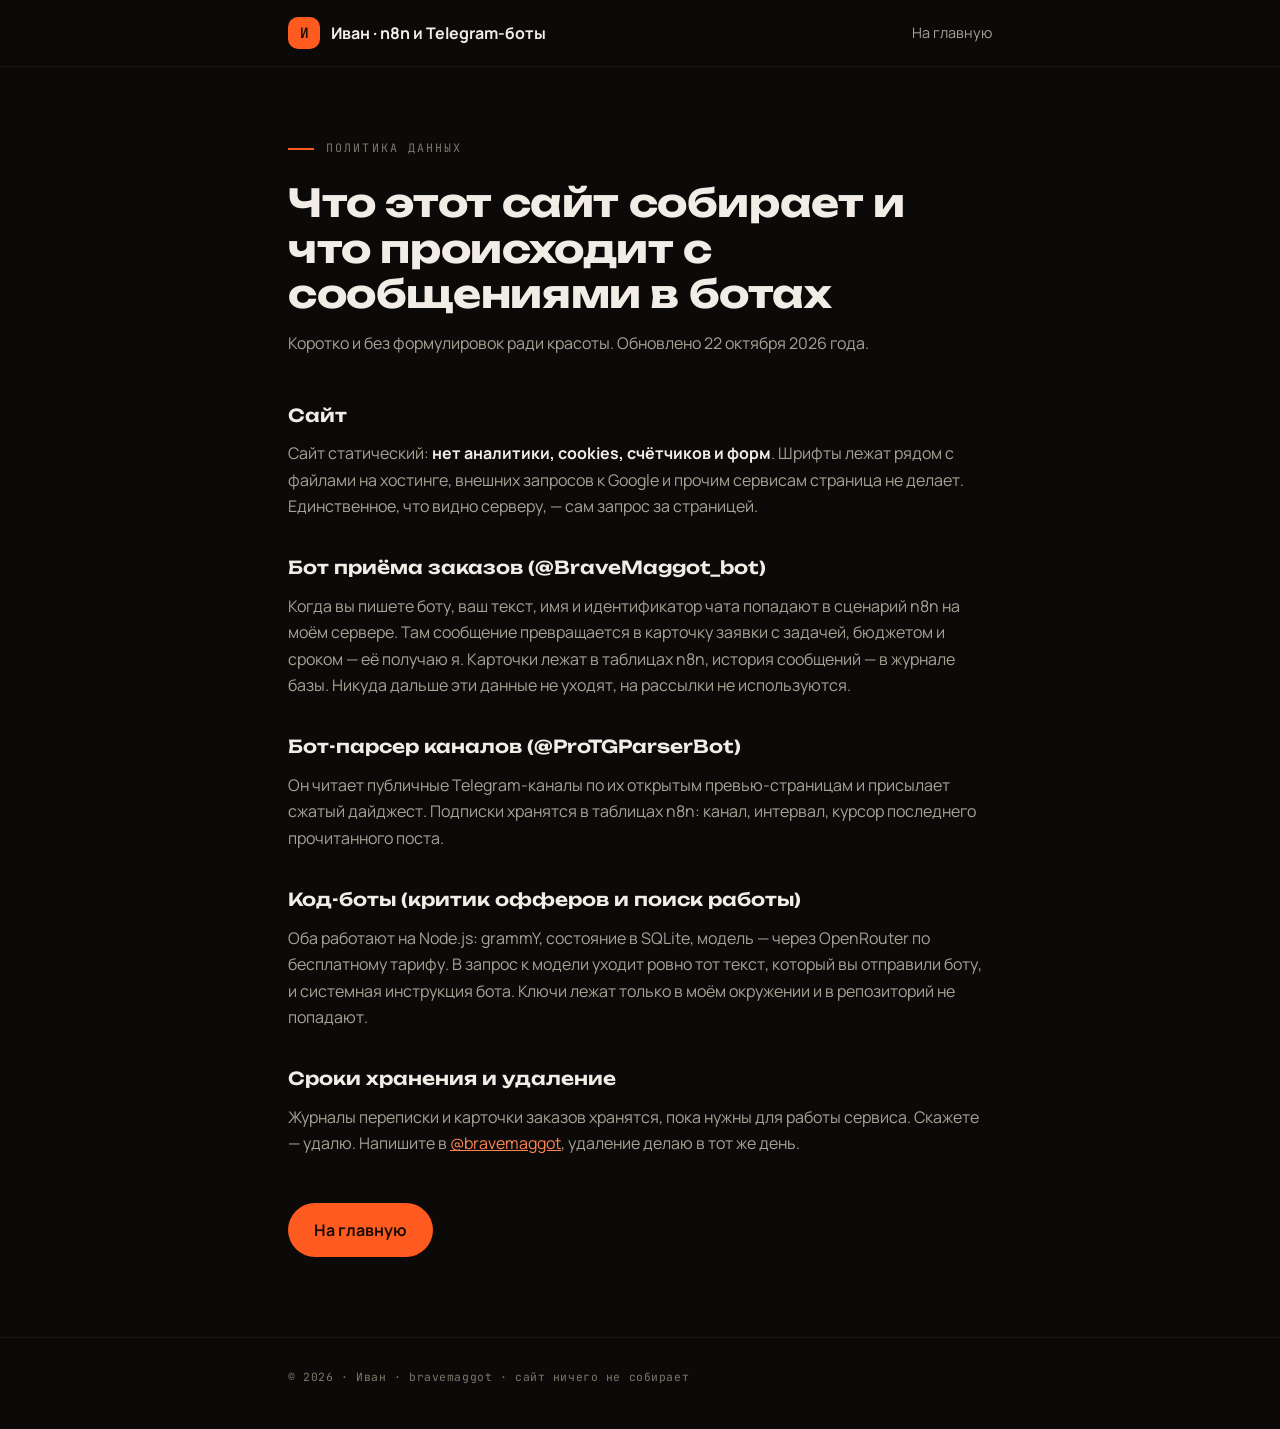
<file: privacy.html>
<!doctype html>
<html lang="ru">
<head>
<meta charset="utf-8">
<meta name="viewport" content="width=device-width, initial-scale=1">
<title>Политика данных — Автоматизации Ивана</title>
<meta name="description" content="Какие данные собирает сайт и что происходит с сообщениями в Telegram-ботах.">
<meta name="robots" content="noindex, follow">
<link rel="icon" href="favicon.svg" type="image/svg+xml">
<link rel="stylesheet" href="fonts/fonts.css">
<style>
:root{
  --bg:#0c0a08;--panel:#17130f;--line:rgba(255,244,230,.12);--text:#f1ede6;--muted:#a8a196;
  --dim:#7e766b;--orange:#ff5a1f;--orange-text:#ff8352;--ink:#1a0d05;
  --f-disp:'Unbounded',sans-serif;--f-body:'Manrope',sans-serif;--f-mono:'JetBrains Mono',monospace;
}
*{margin:0;padding:0;box-sizing:border-box}
body{background:var(--bg);color:var(--text);font-family:var(--f-body);font-size:16px;line-height:1.65;
  -webkit-font-smoothing:antialiased;min-height:100vh;display:flex;flex-direction:column}
.wrap{max-width:760px;margin:0 auto;padding:0 28px;width:100%}
header{border-bottom:1px solid rgba(255,244,230,.06)}
header .wrap{display:flex;align-items:center;justify-content:space-between;height:66px;gap:20px}
.brand{display:flex;align-items:center;gap:11px;color:var(--text);text-decoration:none;font-weight:700}
.brand .logo{width:32px;height:32px;border-radius:10px;background:var(--orange);display:grid;place-items:center;
  color:var(--ink);font-family:var(--f-mono);font-size:.9rem}
main{flex:1;padding:72px 0 80px}
h1{font-family:var(--f-disp);font-weight:700;font-size:clamp(1.6rem,4vw,2.4rem);line-height:1.18;
  letter-spacing:-.01em;margin-bottom:14px}
.kicker{font-family:var(--f-mono);font-size:.73rem;letter-spacing:.18em;text-transform:uppercase;
  color:var(--dim);margin-bottom:22px;display:flex;align-items:center;gap:12px}
.kicker::before{content:"";width:26px;height:2px;background:var(--orange)}
.lead{color:var(--muted);margin-bottom:44px}
h2{font-family:var(--f-disp);font-weight:600;font-size:1.12rem;margin:34px 0 10px;color:var(--text)}
p{color:var(--muted);margin-bottom:12px}
p strong{color:var(--text)}
a{color:var(--orange-text)}
.btn{display:inline-flex;align-items:center;gap:10px;margin-top:34px;padding:14px 26px;border-radius:999px;
  background:var(--orange);color:var(--ink);font-weight:700;text-decoration:none;transition:background .25s}
.btn:hover{background:#ff6c35}
footer{border-top:1px solid rgba(255,244,230,.06);padding:30px 0}
footer p{font-family:var(--f-mono);font-size:.71rem;color:var(--dim);letter-spacing:.05em}
</style>
</head>
<body>
<header>
  <div class="wrap">
    <a class="brand" href="index.html"><span class="logo">И</span>Иван · n8n и Telegram-боты</a>
    <a class="brand" href="index.html" style="font-weight:400;font-size:.9rem;color:var(--muted)">На главную</a>
  </div>
</header>
<main>
  <div class="wrap">
    <p class="kicker">Политика данных</p>
    <h1>Что этот сайт собирает и что происходит с сообщениями в ботах</h1>
    <p class="lead">Коротко и без формулировок ради красоты. Обновлено 22 октября 2026 года.</p>

    <h2>Сайт</h2>
    <p>Сайт статический: <strong>нет аналитики, cookies, счётчиков и форм</strong>. Шрифты лежат рядом с файлами на хостинге, внешних запросов к Google и прочим сервисам страница не делает. Единственное, что видно серверу, — сам запрос за страницей.</p>

    <h2>Бот приёма заказов (@BraveMaggot_bot)</h2>
    <p>Когда вы пишете боту, ваш текст, имя и идентификатор чата попадают в сценарий n8n на моём сервере. Там сообщение превращается в карточку заявки с задачей, бюджетом и сроком — её получаю я. Карточки лежат в таблицах n8n, история сообщений — в журнале базы. Никуда дальше эти данные не уходят, на рассылки не используются.</p>

    <h2>Бот-парсер каналов (@ProTGParserBot)</h2>
    <p>Он читает публичные Telegram-каналы по их открытым превью-страницам и присылает сжатый дайджест. Подписки хранятся в таблицах n8n: канал, интервал, курсор последнего прочитанного поста.</p>

    <h2>Код-боты (критик офферов и поиск работы)</h2>
    <p>Оба работают на Node.js: grammY, состояние в SQLite, модель — через OpenRouter по бесплатному тарифу. В запрос к модели уходит ровно тот текст, который вы отправили боту, и системная инструкция бота. Ключи лежат только в моём окружении и в репозиторий не попадают.</p>

    <h2>Сроки хранения и удаление</h2>
    <p>Журналы переписки и карточки заказов хранятся, пока нужны для работы сервиса. Скажете — удалю. Напишите в <a href="https://t.me/bravemaggot">@bravemaggot</a>, удаление делаю в тот же день.</p>

    <a class="btn" href="index.html">На главную</a>
  </div>
</main>
<footer>
  <div class="wrap"><p>© 2026 · Иван · bravemaggot · сайт ничего не собирает</p></div>
</footer>
</body>
</html>
</file>
<file: fonts/fonts.css>
/* cyrillic */
@font-face {
  font-family: 'Unbounded';
  font-style: normal;
  font-weight: 500 700;
  font-display: swap;
  src: url(unbounded-cyrillic.woff2) format('woff2');
  unicode-range: U+0301, U+0400-045F, U+0490-0491, U+04B0-04B1, U+2116;
}
/* latin */
@font-face {
  font-family: 'Unbounded';
  font-style: normal;
  font-weight: 500 700;
  font-display: swap;
  src: url(unbounded-latin.woff2) format('woff2');
  unicode-range: U+0000-00FF, U+0131, U+0152-0153, U+02BB-02BC, U+02C6, U+02DA, U+02DC, U+0304, U+0308, U+0329, U+2000-206F, U+20AC, U+2122, U+2191, U+2193, U+2212, U+2215, U+FEFF, U+FFFD;
}
/* cyrillic */
@font-face {
  font-family: 'Manrope';
  font-style: normal;
  font-weight: 400 800;
  font-display: swap;
  src: url(manrope-cyrillic.woff2) format('woff2');
  unicode-range: U+0301, U+0400-045F, U+0490-0491, U+04B0-04B1, U+2116;
}
/* latin */
@font-face {
  font-family: 'Manrope';
  font-style: normal;
  font-weight: 400 800;
  font-display: swap;
  src: url(manrope-latin.woff2) format('woff2');
  unicode-range: U+0000-00FF, U+0131, U+0152-0153, U+02BB-02BC, U+02C6, U+02DA, U+02DC, U+0304, U+0308, U+0329, U+2000-206F, U+20AC, U+2122, U+2191, U+2193, U+2212, U+2215, U+FEFF, U+FFFD;
}
/* cyrillic */
@font-face {
  font-family: 'JetBrains Mono';
  font-style: normal;
  font-weight: 400 600;
  font-display: swap;
  src: url(jetbrains-mono-cyrillic.woff2) format('woff2');
  unicode-range: U+0301, U+0400-045F, U+0490-0491, U+04B0-04B1, U+2116;
}
/* latin */
@font-face {
  font-family: 'JetBrains Mono';
  font-style: normal;
  font-weight: 400 600;
  font-display: swap;
  src: url(jetbrains-mono-latin.woff2) format('woff2');
  unicode-range: U+0000-00FF, U+0131, U+0152-0153, U+02BB-02BC, U+02C6, U+02DA, U+02DC, U+0304, U+0308, U+0329, U+2000-206F, U+20AC, U+2122, U+2191, U+2193, U+2212, U+2215, U+FEFF, U+FFFD;
}
</file>
